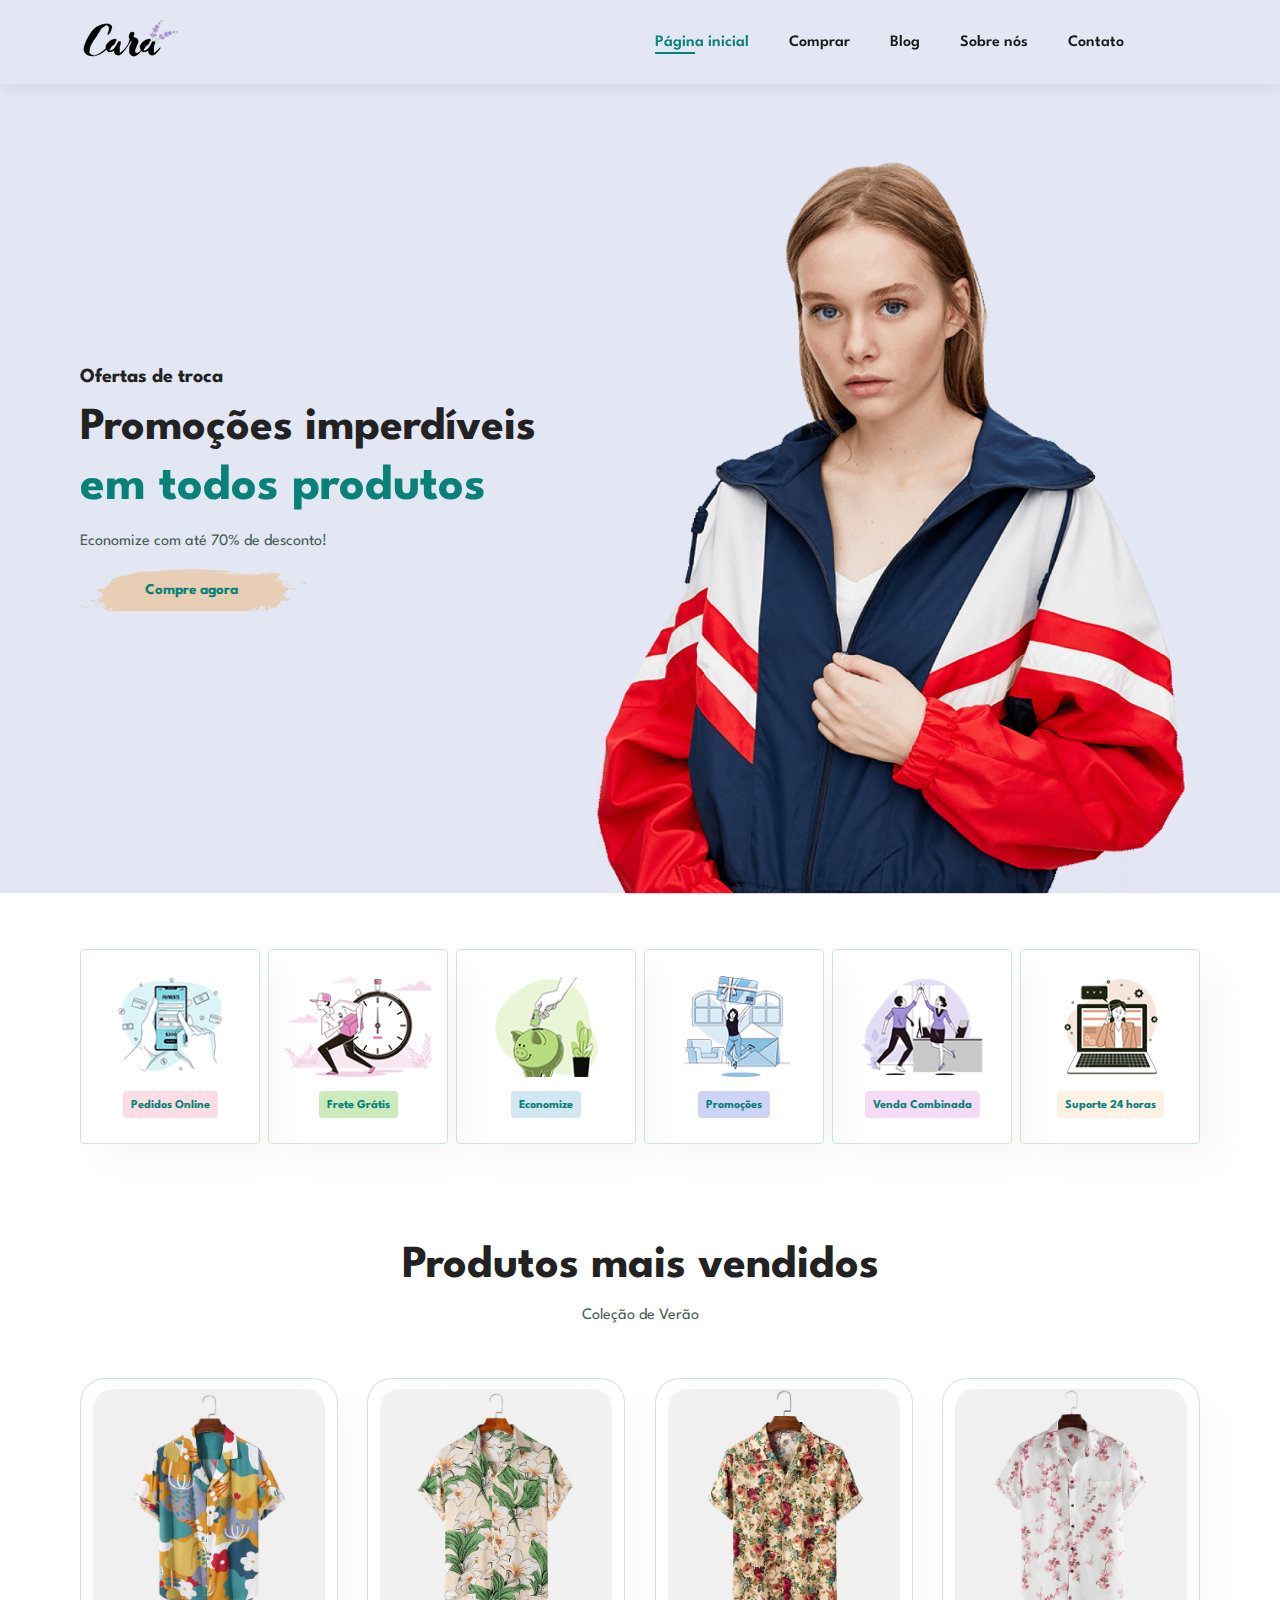
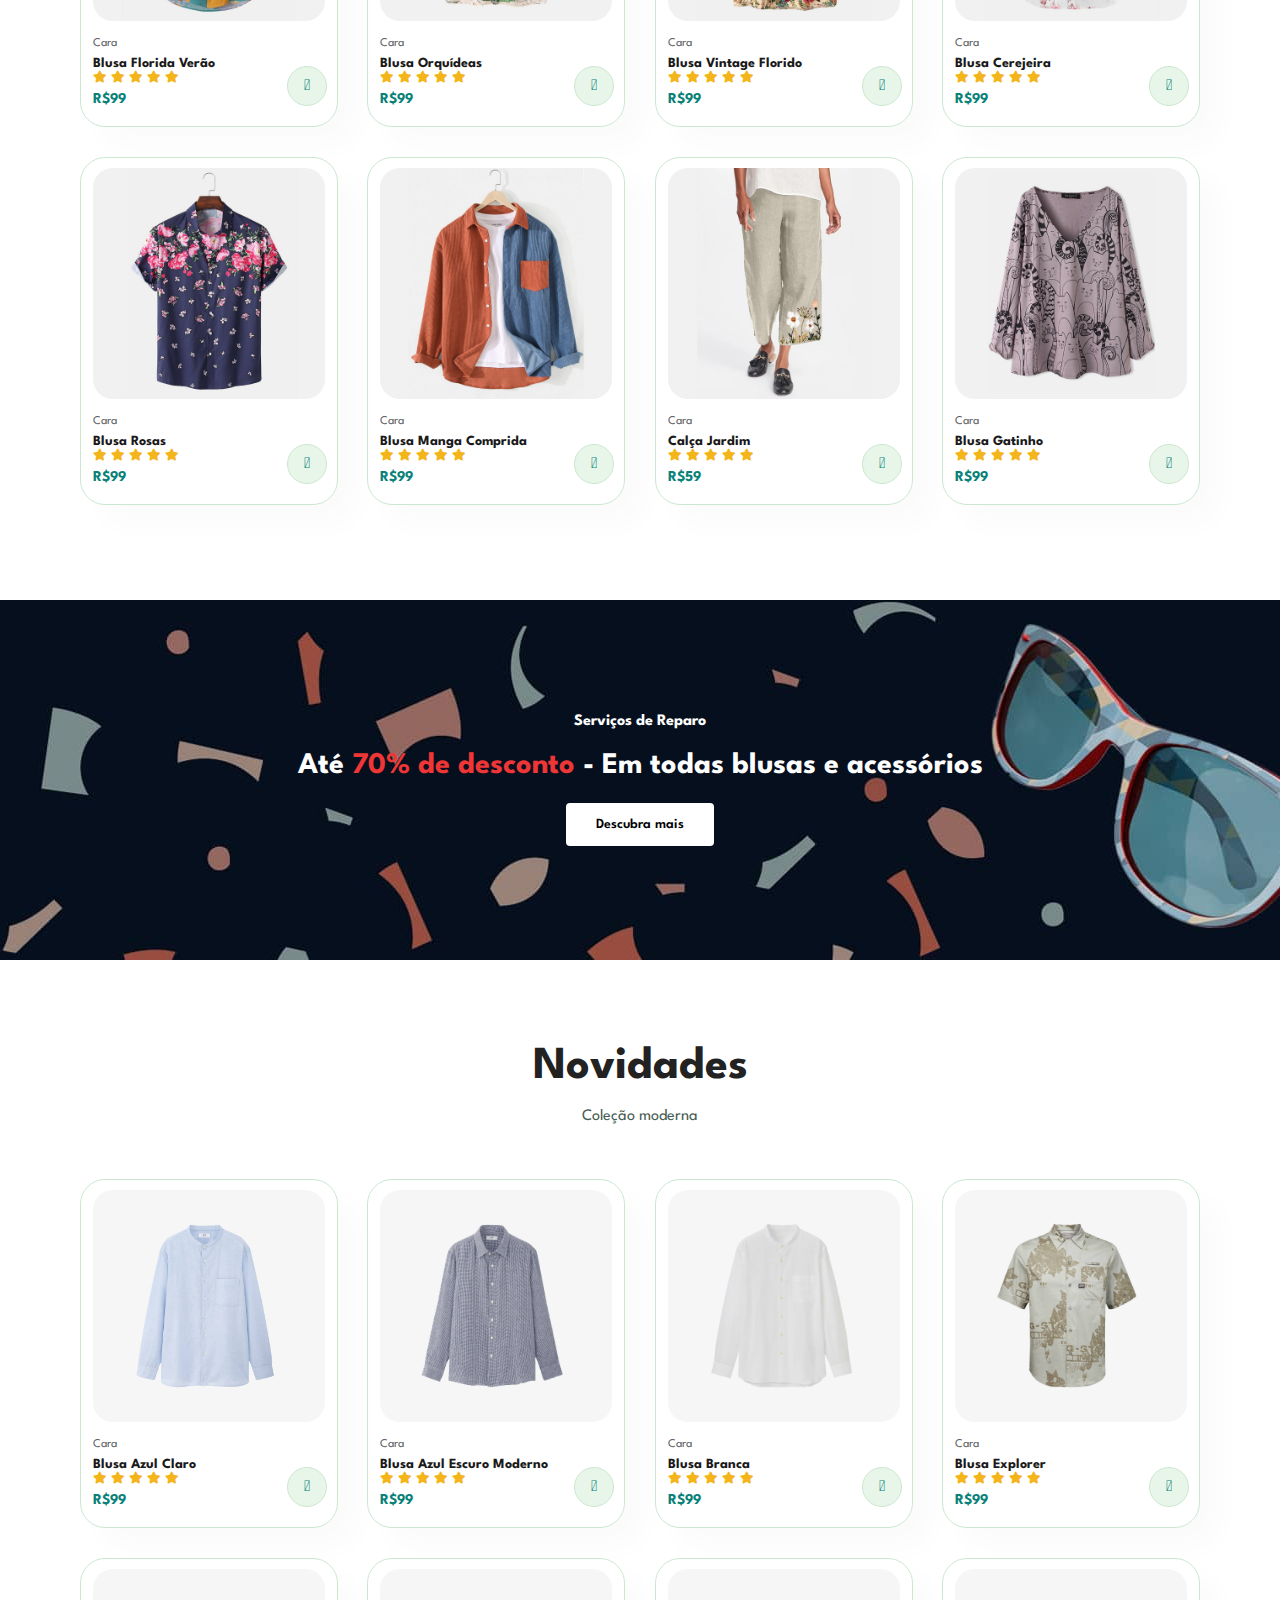
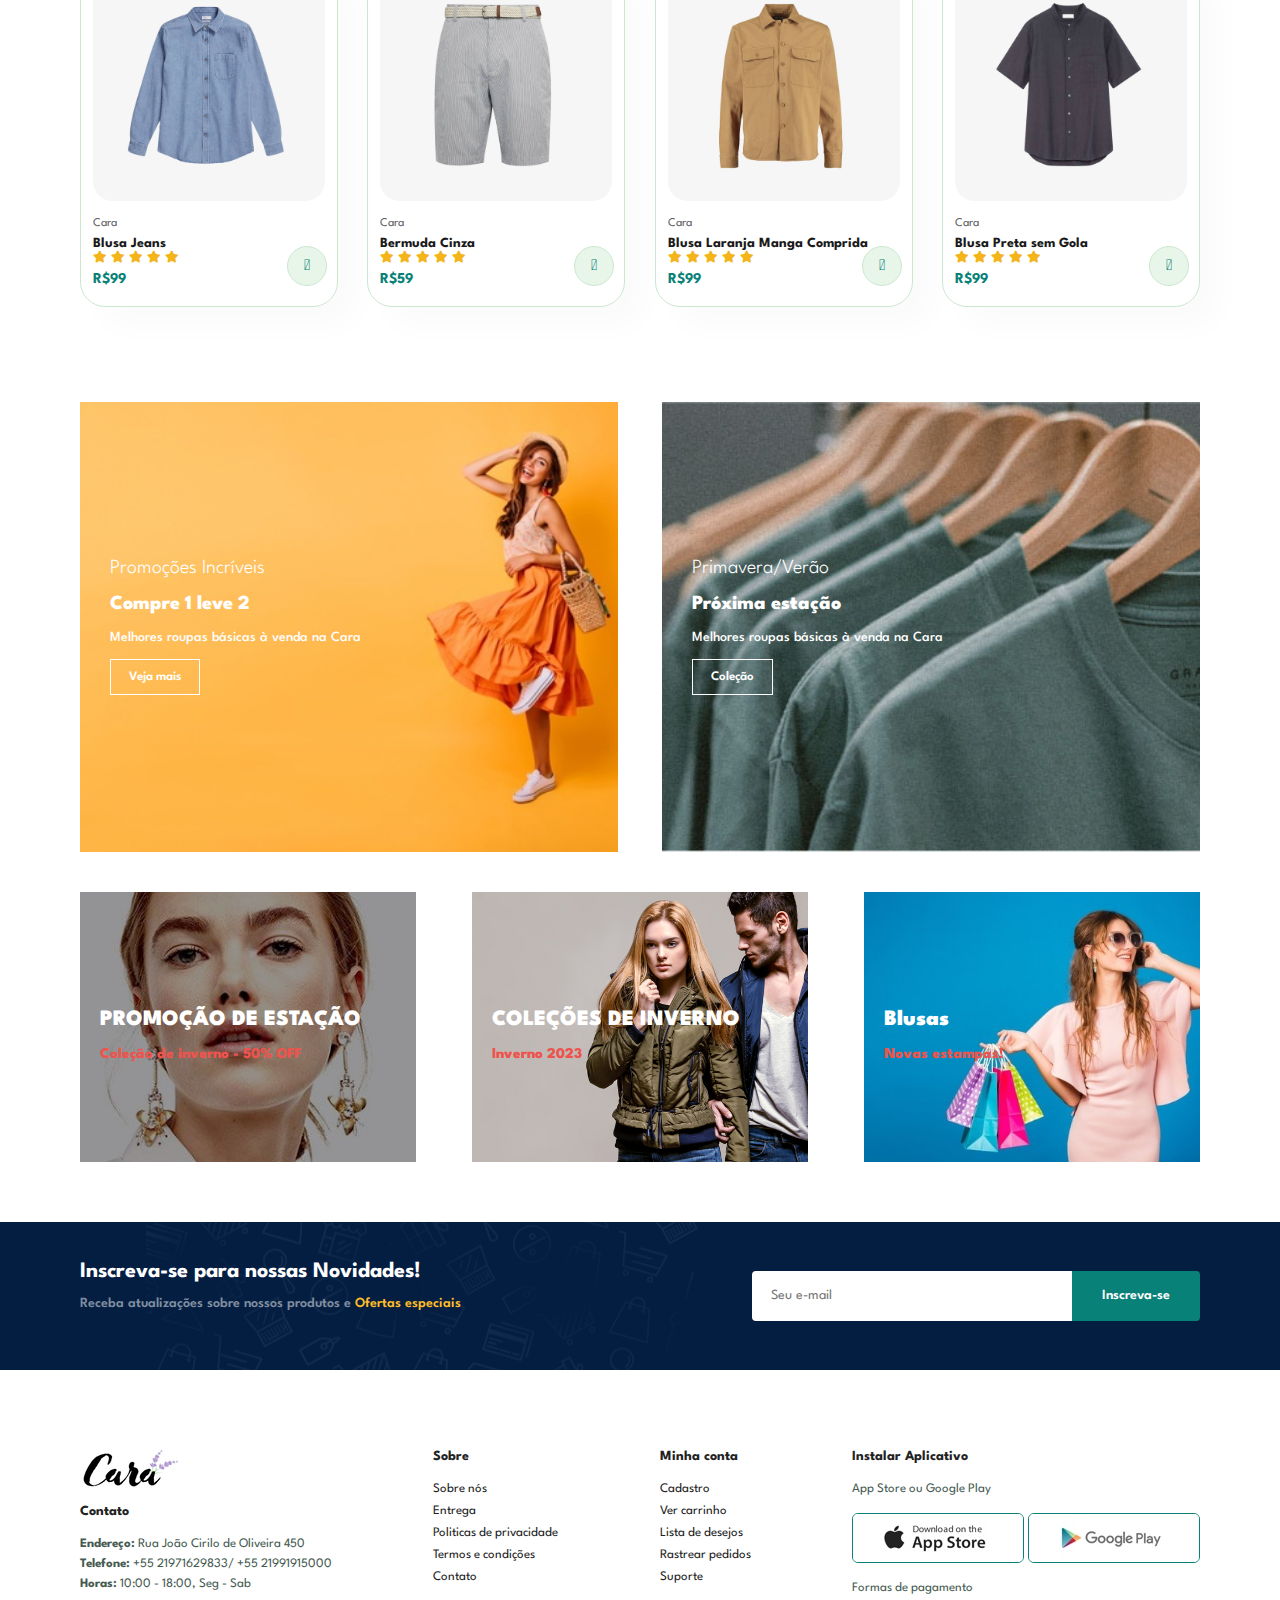
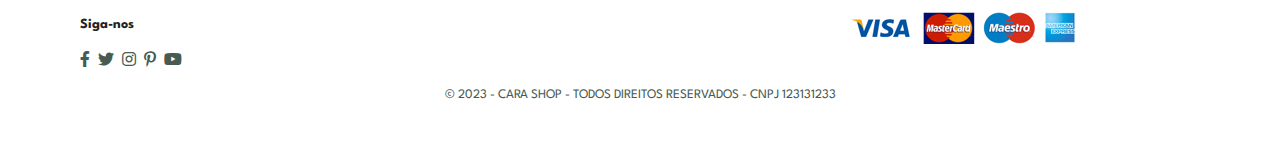
<file: Projeto Desenvolvimento web/index.html>
<!DOCTYPE html>
<html lang="en">

<head>
    <meta charset="UTF-8">
    <meta http-equiv="X-UA-Compatible" content="IE=edge">
    <meta name="viewport" content="width=device-width, initial-scale=1.0">
    <title>Cara Shop</title>
    <link rel="stylesheet" href="https://pro.fontawesome.com/releases/v5.10.0/css/all.css" />

    <link rel="stylesheet" href="style.css">
</head>

<body>
    <section id="header">
        <a href="#"><img src="img/logo.png" class="logo"></a>

        <div>
            <ul id="navbar">
                <li><a href="index.html" class="active">Página inicial</a></li>
                <li><a href="shop.html">Comprar</a></li>
                <li><a href="blog.html">Blog</a></li>
                <li><a href="about.html">Sobre nós</a></li>
                <li><a href="contact.html">Contato</a></li>
                <li id="lg-bag"><a href="cart.html"><i class="far fa-shopping-bag"></i></a></li>
                <a href="#" id="close"><i class="far fa-times"></i></a>
            </ul>
        </div>
        <div id="mobile">
            <a href="cart.html"><i class="far fa-shopping-bag"></i></a>
            <i id="bar" class="fas fa-outdent"></i>
        </div>
    </section>

    <section id="hero">
        <h4>Ofertas de troca</h4>
        <h2>Promoções imperdíveis</h2>
        <h1>em todos produtos</h1>
        <p>Economize com até 70% de desconto!</p>
        <button>Compre agora</button>

    </section>

    <section id="feature" class="section-p1">
        <div class="fe-box">
            <img src="img/features/f1.png" alt="">
            <h6>Pedidos Online</h6>
        </div>
        <div class="fe-box">
            <img src="img/features/f2.png" alt="">
            <h6>Frete Grátis</h6>
        </div>
        <div class="fe-box">
            <img src="img/features/f3.png" alt="">
            <h6>Economize</h6>
        </div>
        <div class="fe-box">
            <img src="img/features/f4.png" alt="">
            <h6>Promoções</h6>
        </div>
        <div class="fe-box">
            <img src="img/features/f5.png" alt="">
            <h6>Venda Combinada</h6>
        </div>
        <div class="fe-box">
            <img src="img/features/f6.png" alt="">
            <h6>Suporte 24 horas</h6>
        </div>

    </section>

    <section id="product1" class="section-p1">
        <h2>Produtos mais vendidos</h2>
        <p>Coleção de Verão</p>
        <div class="pro-container">
            <div class="pro">
                <img src="img/products/f1.jpg" alt="">
                <div class="des">
                    <span>Cara</span>
                    <h5>Blusa Florida Verão</h5>
                    <div class="star">
                        <i class="fas fa-star"></i>
                        <i class="fas fa-star"></i>
                        <i class="fas fa-star"></i>
                        <i class="fas fa-star"></i>
                        <i class="fas fa-star"></i>
                    </div>
                    <h4>R$99</h4>
                </div>
                <a href="#"><i class="fal fa-shopping-cart cart"></i></a>
            </div>
            <div class="pro">
                <img src="img/products/f2.jpg" alt="">
                <div class="des">
                    <span>Cara</span>
                    <h5>Blusa Orquídeas</h5>
                    <div class="star">
                        <i class="fas fa-star"></i>
                        <i class="fas fa-star"></i>
                        <i class="fas fa-star"></i>
                        <i class="fas fa-star"></i>
                        <i class="fas fa-star"></i>
                    </div>
                    <h4>R$99</h4>
                </div>
                <a href="#"><i class="fal fa-shopping-cart cart"></i></a>
            </div>
            <div class="pro">
                <img src="img/products/f3.jpg" alt="">
                <div class="des">
                    <span>Cara</span>
                    <h5>Blusa Vintage Florido</h5>
                    <div class="star">
                        <i class="fas fa-star"></i>
                        <i class="fas fa-star"></i>
                        <i class="fas fa-star"></i>
                        <i class="fas fa-star"></i>
                        <i class="fas fa-star"></i>
                    </div>
                    <h4>R$99</h4>
                </div>
                <a href="#"><i class="fal fa-shopping-cart cart"></i></a>
            </div>
            <div class="pro">
                <img src="img/products/f4.jpg" alt="">
                <div class="des">
                    <span>Cara</span>
                    <h5>Blusa Cerejeira</h5>
                    <div class="star">
                        <i class="fas fa-star"></i>
                        <i class="fas fa-star"></i>
                        <i class="fas fa-star"></i>
                        <i class="fas fa-star"></i>
                        <i class="fas fa-star"></i>
                    </div>
                    <h4>R$99</h4>
                </div>
                <a href="#"><i class="fal fa-shopping-cart cart"></i></a>
            </div>
            <div class="pro">
                <img src="img/products/f5.jpg" alt="">
                <div class="des">
                    <span>Cara</span>
                    <h5>Blusa Rosas</h5>
                    <div class="star">
                        <i class="fas fa-star"></i>
                        <i class="fas fa-star"></i>
                        <i class="fas fa-star"></i>
                        <i class="fas fa-star"></i>
                        <i class="fas fa-star"></i>
                    </div>
                    <h4>R$99</h4>
                </div>
                <a href="#"><i class="fal fa-shopping-cart cart"></i></a>
            </div>
            <div class="pro">
                <img src="img/products/f6.jpg" alt="">
                <div class="des">
                    <span>Cara</span>
                    <h5>Blusa Manga Comprida</h5>
                    <div class="star">
                        <i class="fas fa-star"></i>
                        <i class="fas fa-star"></i>
                        <i class="fas fa-star"></i>
                        <i class="fas fa-star"></i>
                        <i class="fas fa-star"></i>
                    </div>
                    <h4>R$99</h4>
                </div>
                <a href="#"><i class="fal fa-shopping-cart cart"></i></a>
            </div>
            <div class="pro">
                <img src="img/products/f7.jpg" alt="">
                <div class="des">
                    <span>Cara</span>
                    <h5>Calça Jardim</h5>
                    <div class="star">
                        <i class="fas fa-star"></i>
                        <i class="fas fa-star"></i>
                        <i class="fas fa-star"></i>
                        <i class="fas fa-star"></i>
                        <i class="fas fa-star"></i>
                    </div>
                    <h4>R$59</h4>
                </div>
                <a href="#"><i class="fal fa-shopping-cart cart"></i></a>
            </div>
            <div class="pro">
                <img src="img/products/f8.jpg" alt="">
                <div class="des">
                    <span>Cara</span>
                    <h5>Blusa Gatinho</h5>
                    <div class="star">
                        <i class="fas fa-star"></i>
                        <i class="fas fa-star"></i>
                        <i class="fas fa-star"></i>
                        <i class="fas fa-star"></i>
                        <i class="fas fa-star"></i>
                    </div>
                    <h4>R$99</h4>
                </div>
                <a href="#"><i class="fal fa-shopping-cart cart"></i></a>
            </div>
        </div>

    </section>

    <section id="banner" class="section-m1">
        <h4>Serviços de Reparo</h4>
        <h2>Até <span>70% de desconto</span> - Em todas blusas e acessórios</h2>
        <button class="normal">Descubra mais</button>
    </section>

    <section id="product1" class="section-p1">
        <h2>Novidades</h2>
        <p>Coleção moderna</p>
        <div class="pro-container">
            <div class="pro">
                <img src="img/products/n1.jpg" alt="">
                <div class="des">
                    <span>Cara</span>
                    <h5>Blusa Azul Claro</h5>
                    <div class="star">
                        <i class="fas fa-star"></i>
                        <i class="fas fa-star"></i>
                        <i class="fas fa-star"></i>
                        <i class="fas fa-star"></i>
                        <i class="fas fa-star"></i>
                    </div>
                    <h4>R$99</h4>
                </div>
                <a href="#"><i class="fal fa-shopping-cart cart"></i></a>
            </div>
            <div class="pro">
                <img src="img/products/n2.jpg" alt="">
                <div class="des">
                    <span>Cara</span>
                    <h5>Blusa Azul Escuro Moderno</h5>
                    <div class="star">
                        <i class="fas fa-star"></i>
                        <i class="fas fa-star"></i>
                        <i class="fas fa-star"></i>
                        <i class="fas fa-star"></i>
                        <i class="fas fa-star"></i>
                    </div>
                    <h4>R$99</h4>
                </div>
                <a href="#"><i class="fal fa-shopping-cart cart"></i></a>
            </div>
            <div class="pro">
                <img src="img/products/n3.jpg" alt="">
                <div class="des">
                    <span>Cara</span>
                    <h5>Blusa Branca</h5>
                    <div class="star">
                        <i class="fas fa-star"></i>
                        <i class="fas fa-star"></i>
                        <i class="fas fa-star"></i>
                        <i class="fas fa-star"></i>
                        <i class="fas fa-star"></i>
                    </div>
                    <h4>R$99</h4>
                </div>
                <a href="#"><i class="fal fa-shopping-cart cart"></i></a>
            </div>
            <div class="pro">
                <img src="img/products/n4.jpg" alt="">
                <div class="des">
                    <span>Cara</span>
                    <h5>Blusa Explorer</h5>
                    <div class="star">
                        <i class="fas fa-star"></i>
                        <i class="fas fa-star"></i>
                        <i class="fas fa-star"></i>
                        <i class="fas fa-star"></i>
                        <i class="fas fa-star"></i>
                    </div>
                    <h4>R$99</h4>
                </div>
                <a href="#"><i class="fal fa-shopping-cart cart"></i></a>
            </div>
            <div class="pro">
                <img src="img/products/n5.jpg" alt="">
                <div class="des">
                    <span>Cara</span>
                    <h5>Blusa Jeans</h5>
                    <div class="star">
                        <i class="fas fa-star"></i>
                        <i class="fas fa-star"></i>
                        <i class="fas fa-star"></i>
                        <i class="fas fa-star"></i>
                        <i class="fas fa-star"></i>
                    </div>
                    <h4>R$99</h4>
                </div>
                <a href="#"><i class="fal fa-shopping-cart cart"></i></a>
            </div>
            <div class="pro">
                <img src="img/products/n6.jpg" alt="">
                <div class="des">
                    <span>Cara</span>
                    <h5>Bermuda Cinza</h5>
                    <div class="star">
                        <i class="fas fa-star"></i>
                        <i class="fas fa-star"></i>
                        <i class="fas fa-star"></i>
                        <i class="fas fa-star"></i>
                        <i class="fas fa-star"></i>
                    </div>
                    <h4>R$59</h4>
                </div>
                <a href="#"><i class="fal fa-shopping-cart cart"></i></a>
            </div>
            <div class="pro">
                <img src="img/products/n7.jpg" alt="">
                <div class="des">
                    <span>Cara</span>
                    <h5>Blusa Laranja Manga Comprida</h5>
                    <div class="star">
                        <i class="fas fa-star"></i>
                        <i class="fas fa-star"></i>
                        <i class="fas fa-star"></i>
                        <i class="fas fa-star"></i>
                        <i class="fas fa-star"></i>
                    </div>
                    <h4>R$99</h4>
                </div>
                <a href="#"><i class="fal fa-shopping-cart cart"></i></a>
            </div>
            <div class="pro">
                <img src="img/products/n8.jpg" alt="">
                <div class="des">
                    <span>Cara</span>
                    <h5>Blusa Preta sem Gola</h5>
                    <div class="star">
                        <i class="fas fa-star"></i>
                        <i class="fas fa-star"></i>
                        <i class="fas fa-star"></i>
                        <i class="fas fa-star"></i>
                        <i class="fas fa-star"></i>
                    </div>
                    <h4>R$99</h4>
                </div>
                <a href="#"><i class="fal fa-shopping-cart cart"></i></a>
            </div>
        </div>

    </section>

    <section id="sm-banner" class="section-p1">
        <div class="banner-box">
            <h4>Promoções Incríveis</h4>
            <h2>Compre 1 leve 2</h2>
            <span>Melhores roupas básicas à venda na Cara</span>
            <button class="white">Veja mais</button>
        </div>
        <div class="banner-box banner-box2">
            <h4>Primavera/Verão</h4>
            <h2>Próxima estação</h2>
            <span>Melhores roupas básicas à venda na Cara</span>
            <button class="white">Coleção</button>
        </div>
    </section>

    <section id="banner3">
        <div class="banner-box">
            <h2>PROMOÇÃO DE ESTAÇÃO</h2>
            <h3>Coleção de inverno - 50% OFF</h3>
        </div>
        <div class="banner-box banner-box2">
            <h2>COLEÇÕES DE INVERNO</h2>
            <h3>Inverno 2023</h3>
        </div>
        <div class="banner-box banner-box3">
            <h2>Blusas</h2>
            <h3>Novas estampas!</h3>
        </div>
    </section>

    <section id="newsletter" class="section-p1 section-m1">
        <div class="newstext">
            <h4>Inscreva-se para nossas Novidades!</h4>
            <p>Receba atualizações sobre nossos produtos e<span> Ofertas especiais</span></p>
        </div>
        <div class="form">
            <input type="text" placeholder="Seu e-mail">
            <button class="normal">Inscreva-se</button>
        </div>
    </section>

    <footer class="section-p1">
        <div class="col">
            <img src="img/logo.png" alt="">
            <br>
            <h4>Contato</h4>
            <p><strong>Endereço: </strong> Rua João Cirilo de Oliveira 450</p>
            <p><strong>Telefone: </strong> +55 21971629833/ +55 21991915000 </p>
            <p><strong>Horas: </strong>10:00 - 18:00, Seg - Sab</p>
            <div class="follow">
                <h4>Siga-nos</h4>
                <div class="icon">
                    <i class="fab fa-facebook-f"></i>
                    <i class="fab fa-twitter"></i>
                    <i class="fab fa-instagram"></i>
                    <i class="fab fa-pinterest-p"></i>
                    <i class="fab fa-youtube"></i>
                </div>
            </div>
        </div>

        <div class="col">
            <h4>Sobre</h4>
            <a href="#">Sobre nós</a>
            <a href="#">Entrega</a>
            <a href="#">Politicas de privacidade</a>
            <a href="#">Termos e condições</a>
            <a href="#">Contato</a>
        </div>
        <div class="col">
            <h4>Minha conta</h4>
            <a href="#">Cadastro</a>
            <a href="#">Ver carrinho</a>
            <a href="#">Lista de desejos</a>
            <a href="#">Rastrear pedidos</a>
            <a href="#">Suporte</a>
        </div>
        <div class="col install">
            <h4>Instalar Aplicativo</h4>
            <p>App Store ou Google Play</p>
            <div class="row">
                <img src="img/pay/app.jpg" alt="">
                <img src="img/pay/play.jpg" alt="">
            </div>
            <p>Formas de pagamento</p>
            <img src="img/pay/pay.png" alt="">
        </div>
        <div class="copyright">
            <p>© 2023 - CARA SHOP - TODOS DIREITOS RESERVADOS - CNPJ 123131233</p>
        </div>

    </footer>



    <script src="script.js"></script>
</body>

</html>
</file>
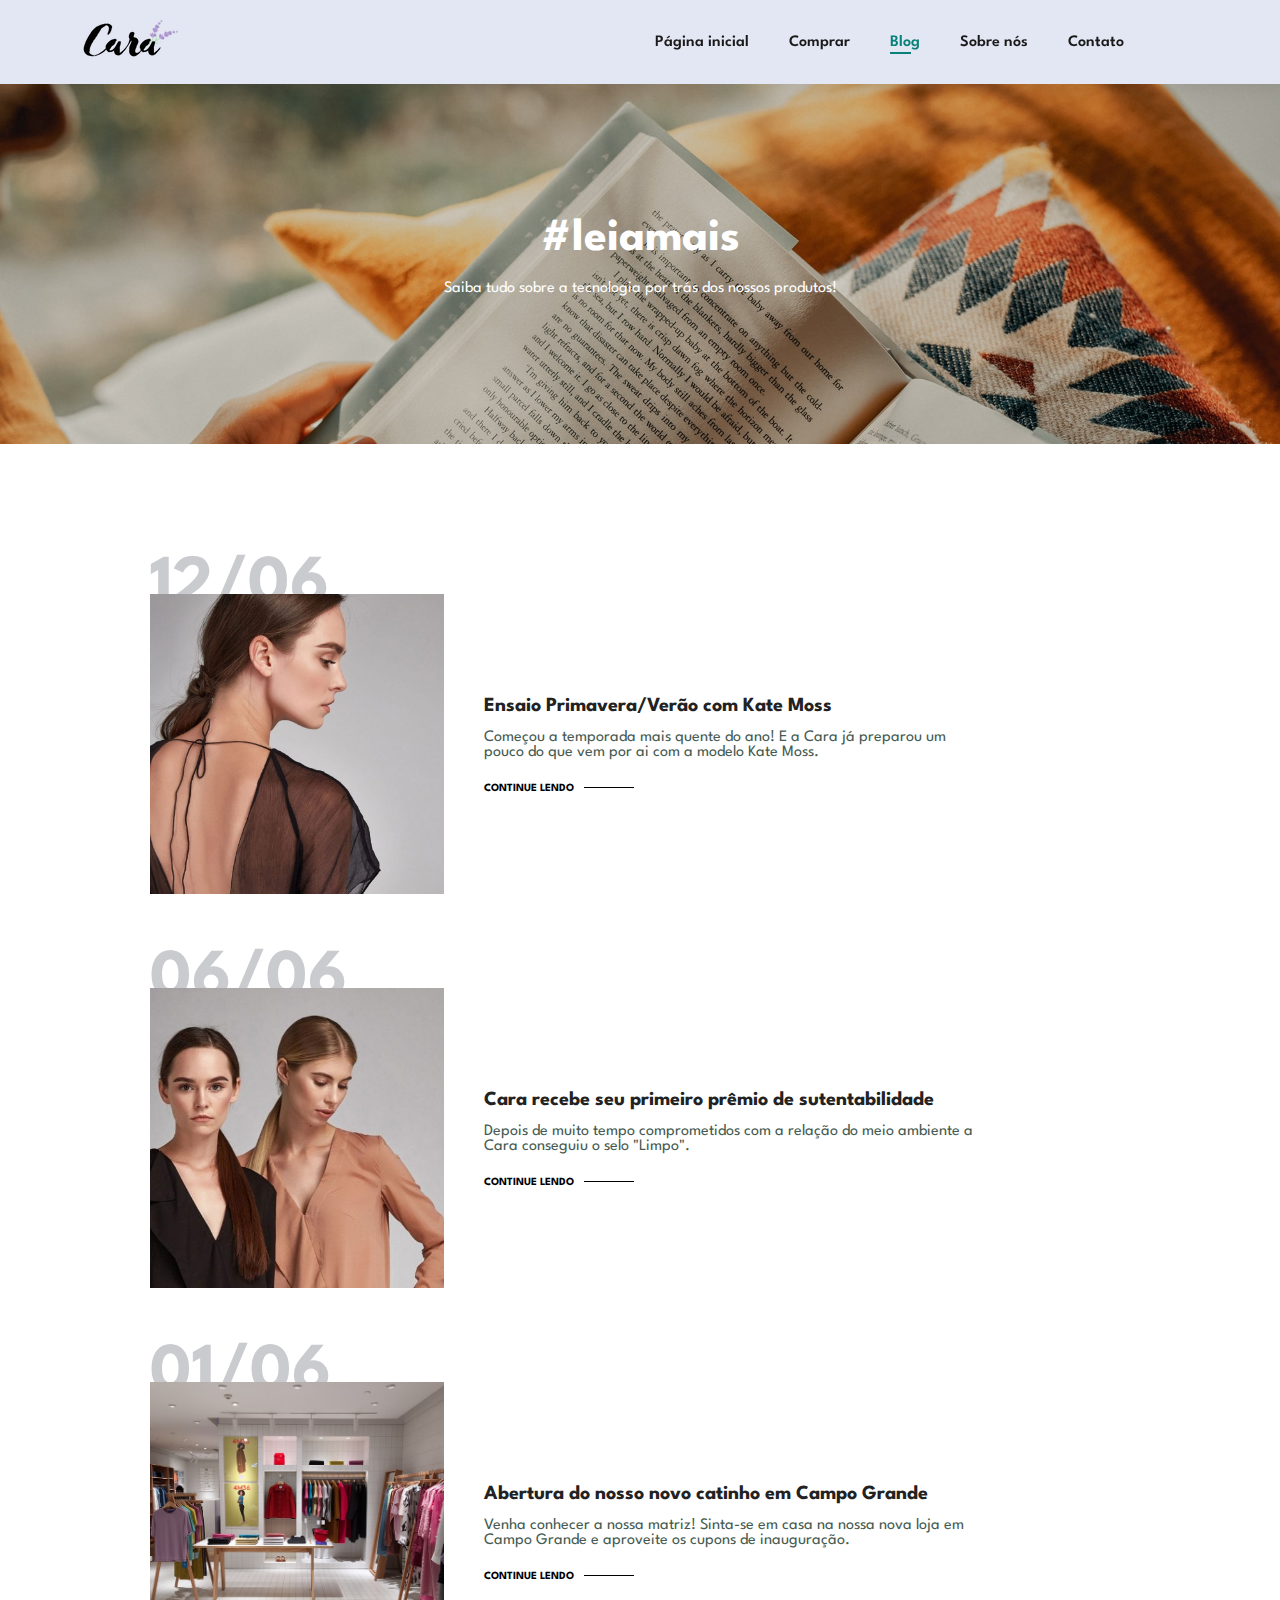
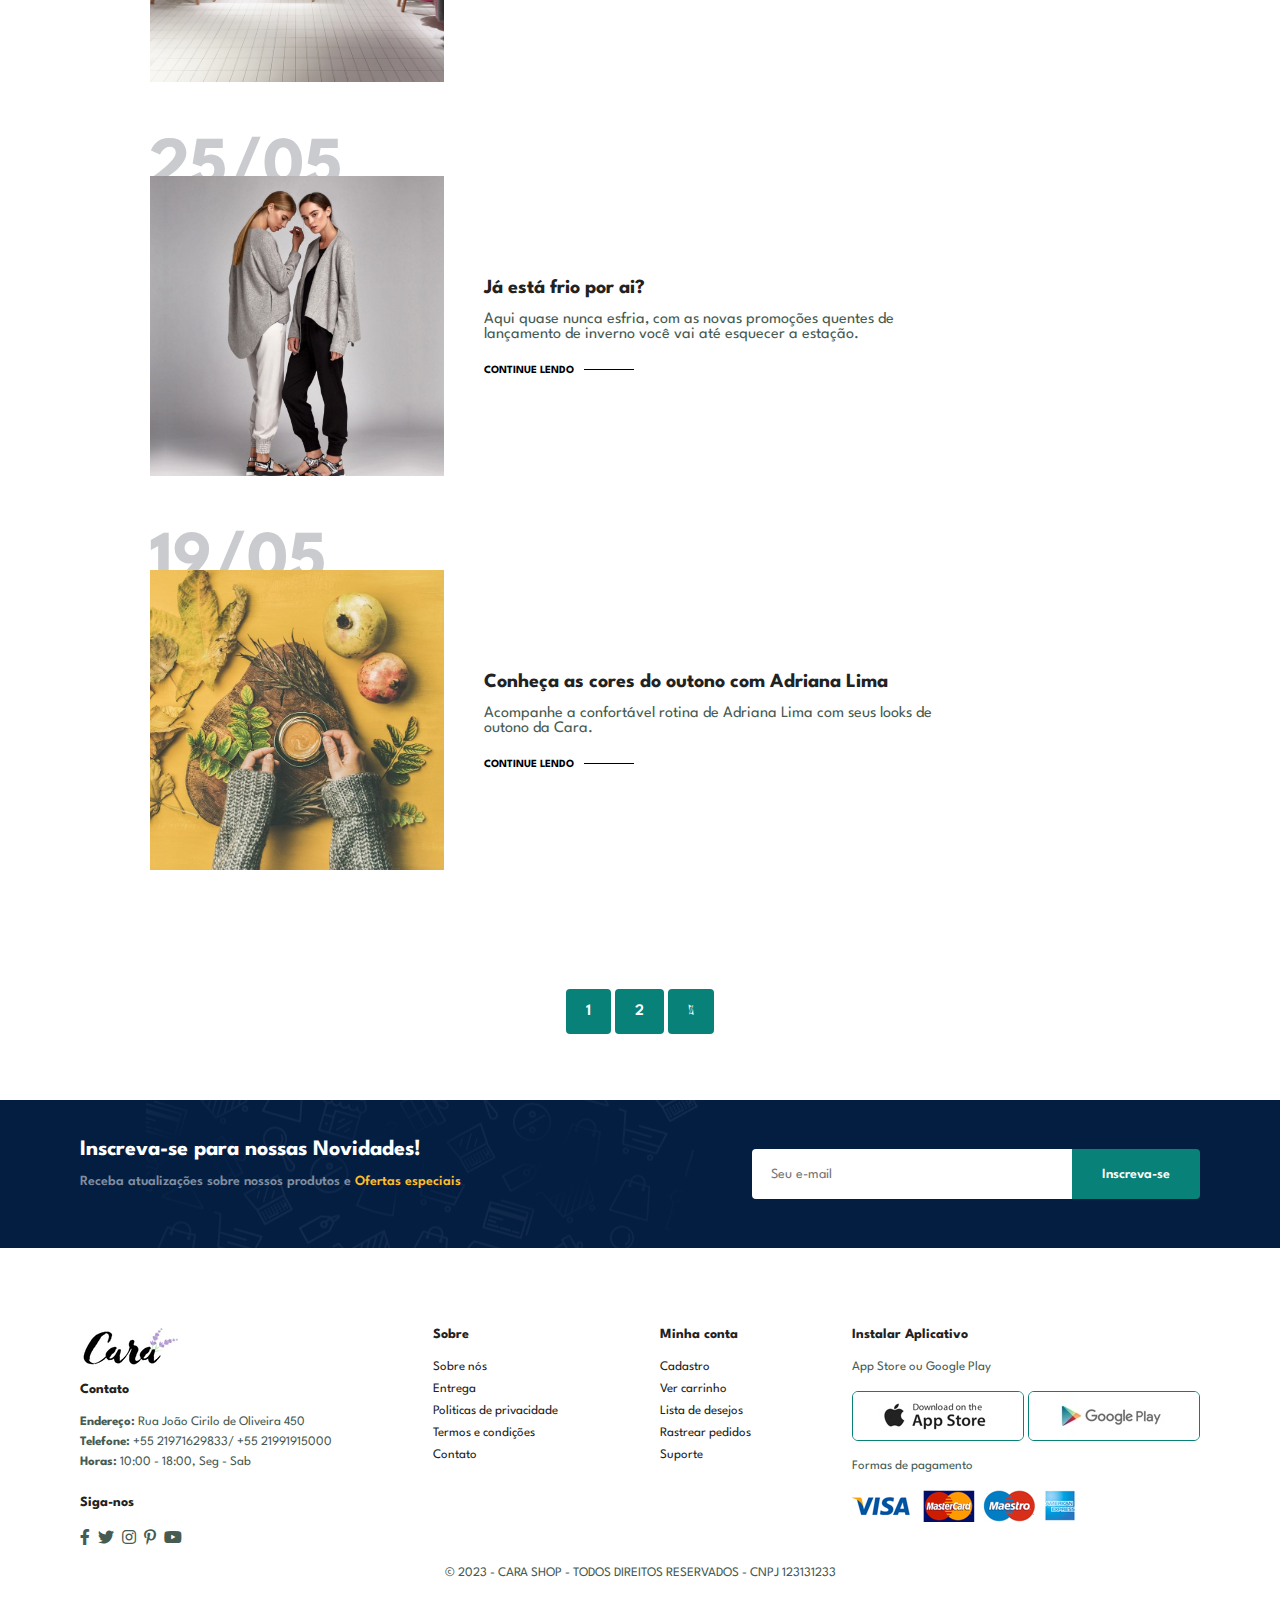
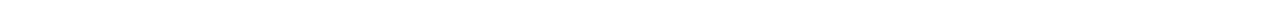
<file: Projeto Desenvolvimento web/blog.html>
<!DOCTYPE html>
<html lang="en">

    <head>
        <meta charset="UTF-8">
        <meta http-equiv="X-UA-Compatible" content="IE=edge">
        <meta name="viewport" content="width=device-width, initial-scale=1.0">
        <title>Cara Shop</title>
        <link rel="stylesheet" href="https://pro.fontawesome.com/releases/v5.10.0/css/all.css" />

        <link rel="stylesheet" href="style.css">
    </head>

    <body>
        <section id="header">
            <a href="#"><img src="img/logo.png" class="logo"></a>

            <div>
                <ul id="navbar">
                    <li><a href="index.html">Página inicial</a></li>
                    <li><a href="shop.html">Comprar</a></li>
                    <li><a class="active" href="blog.html">Blog</a></li>
                    <li><a href="about.html">Sobre nós</a></li>
                    <li><a href="contact.html">Contato</a></li>
                    <li id="lg-bag"><a href="cart.html"><i class="far fa-shopping-bag"></i></a></li>
                    <a href="#" id="close"><i class="far fa-times"></i></a>
                </ul>
            </div>
            <div id="mobile">
                <a href="cart.html"><i class="far fa-shopping-bag"></i></a>
                <i id="bar" class="fas fa-outdent"></i>
            </div>
        </section>

        <section id="page-header" class="blog-header">
            <h2>#leiamais</h2>
            <p>Saiba tudo sobre a tecnologia por trás dos nossos produtos!</p>
        </section>

        <section id="blog">
            <div class="blog-box">
                <div class="blog-img">
                    <img src="img/blog/b1.jpg" alt="">
                </div>
                <div class="blog-details">
                    <h4>Ensaio Primavera/Verão com Kate Moss</h4>
                    <p>Começou a temporada mais quente do ano! E a Cara já
                        preparou um pouco do que vem por ai com a modelo Kate Moss.
                    </p>
                    <a href="#"> CONTINUE LENDO</a>
                </div>
                <h1>12/06</h1>
            </div>
            <div class="blog-box">
                <div class="blog-img">
                    <img src="img/blog/b2.jpg" alt="">
                </div>
                <div class="blog-details">
                    <h4>Cara recebe seu primeiro prêmio de sutentabilidade</h4>
                    <p>Depois de muito tempo comprometidos com a relação do meio
                        ambiente a Cara conseguiu o selo "Limpo".
                    </p>
                    <a href="#"> CONTINUE LENDO</a>
                </div>
                <h1>06/06</h1>
            </div>
            <div class="blog-box">
                <div class="blog-img">
                    <img src="img/blog/b3.jpg" alt="">
                </div>
                <div class="blog-details">
                    <h4>Abertura do nosso novo catinho em Campo Grande</h4>
                    <p>Venha conhecer a nossa matriz!
                        Sinta-se em casa na nossa nova loja em Campo Grande e aproveite
                        os cupons de inauguração.
                    </p>
                    <a href="#"> CONTINUE LENDO</a>
                </div>
                <h1>01/06</h1>
            </div>
            <div class="blog-box">
                <div class="blog-img">
                    <img src="img/blog/b4.jpg" alt="">
                </div>
                <div class="blog-details">
                    <h4>Já está frio por ai?</h4>
                    <p>Aqui quase nunca esfria, com as novas promoções quentes de
                        lançamento de inverno você vai até esquecer a estação.</p>
                    <a href="#"> CONTINUE LENDO</a>
                </div>
                <h1>25/05</h1>
            </div>
            <div class="blog-box">
                <div class="blog-img">
                    <img src="img/blog/b6.jpg" alt="">
                </div>
                <div class="blog-details">
                    <h4>Conheça as cores do outono com Adriana Lima</h4>
                    <p>Acompanhe a confortável rotina de Adriana Lima com seus looks de outono da Cara.</p>
                    <a href="#"> CONTINUE LENDO</a>
                </div>
                <h1>19/05</h1>
            </div>

        </section>

        <section id="pagination" class="section-p1">
            <a href="#">1</a>
            <a href="#">2</a>    
            <a href="#"><i class="fal fa-long-arrow-alt-right"></i></a>    
        </section>

        <section id="newsletter" class="section-p1 section-m1">
            <div class="newstext">
                <h4>Inscreva-se para nossas Novidades!</h4>
                <p>Receba atualizações sobre nossos produtos e<span> Ofertas especiais</span></p>
            </div>
            <div class="form">
                <input type="text" placeholder="Seu e-mail">
                <button class="normal">Inscreva-se</button>
            </div>
        </section>

        <footer class="section-p1">
            <div class="col">
                <img src="img/logo.png" alt="">
                <br>
                <h4>Contato</h4>
                <p><strong>Endereço: </strong> Rua João Cirilo de Oliveira 450</p>
                <p><strong>Telefone: </strong> +55 21971629833/ +55 21991915000 </p>
                <p><strong>Horas: </strong>10:00 - 18:00, Seg - Sab</p>
                <div class="follow">
                    <h4>Siga-nos</h4>
                    <div class="icon">
                        <i class="fab fa-facebook-f"></i>
                        <i class="fab fa-twitter"></i>
                        <i class="fab fa-instagram"></i>
                        <i class="fab fa-pinterest-p"></i>
                        <i class="fab fa-youtube"></i>
                    </div>
                </div>
            </div>

            <div class="col">
                <h4>Sobre</h4>
                <a href="#">Sobre nós</a>
                <a href="#">Entrega</a>
                <a href="#">Politicas de privacidade</a>
                <a href="#">Termos e condições</a>
                <a href="#">Contato</a>
            </div>
            <div class="col">
                <h4>Minha conta</h4>
                <a href="#">Cadastro</a>
                <a href="#">Ver carrinho</a>
                <a href="#">Lista de desejos</a>
                <a href="#">Rastrear pedidos</a>
                <a href="#">Suporte</a>
            </div>
            <div class="col install">
                <h4>Instalar Aplicativo</h4>
                <p>App Store ou Google Play</p>
                <div class="row">
                    <img src="img/pay/app.jpg" alt="">
                    <img src="img/pay/play.jpg" alt="">
                </div>
                <p>Formas de pagamento</p>
                <img src="img/pay/pay.png" alt="">
            </div>
            <div class="copyright">
                <p>© 2023 - CARA SHOP - TODOS DIREITOS RESERVADOS - CNPJ 123131233</p>
            </div>
            
        </footer>

        <script src="script.js"></script>
    </body>

</html>
</file>
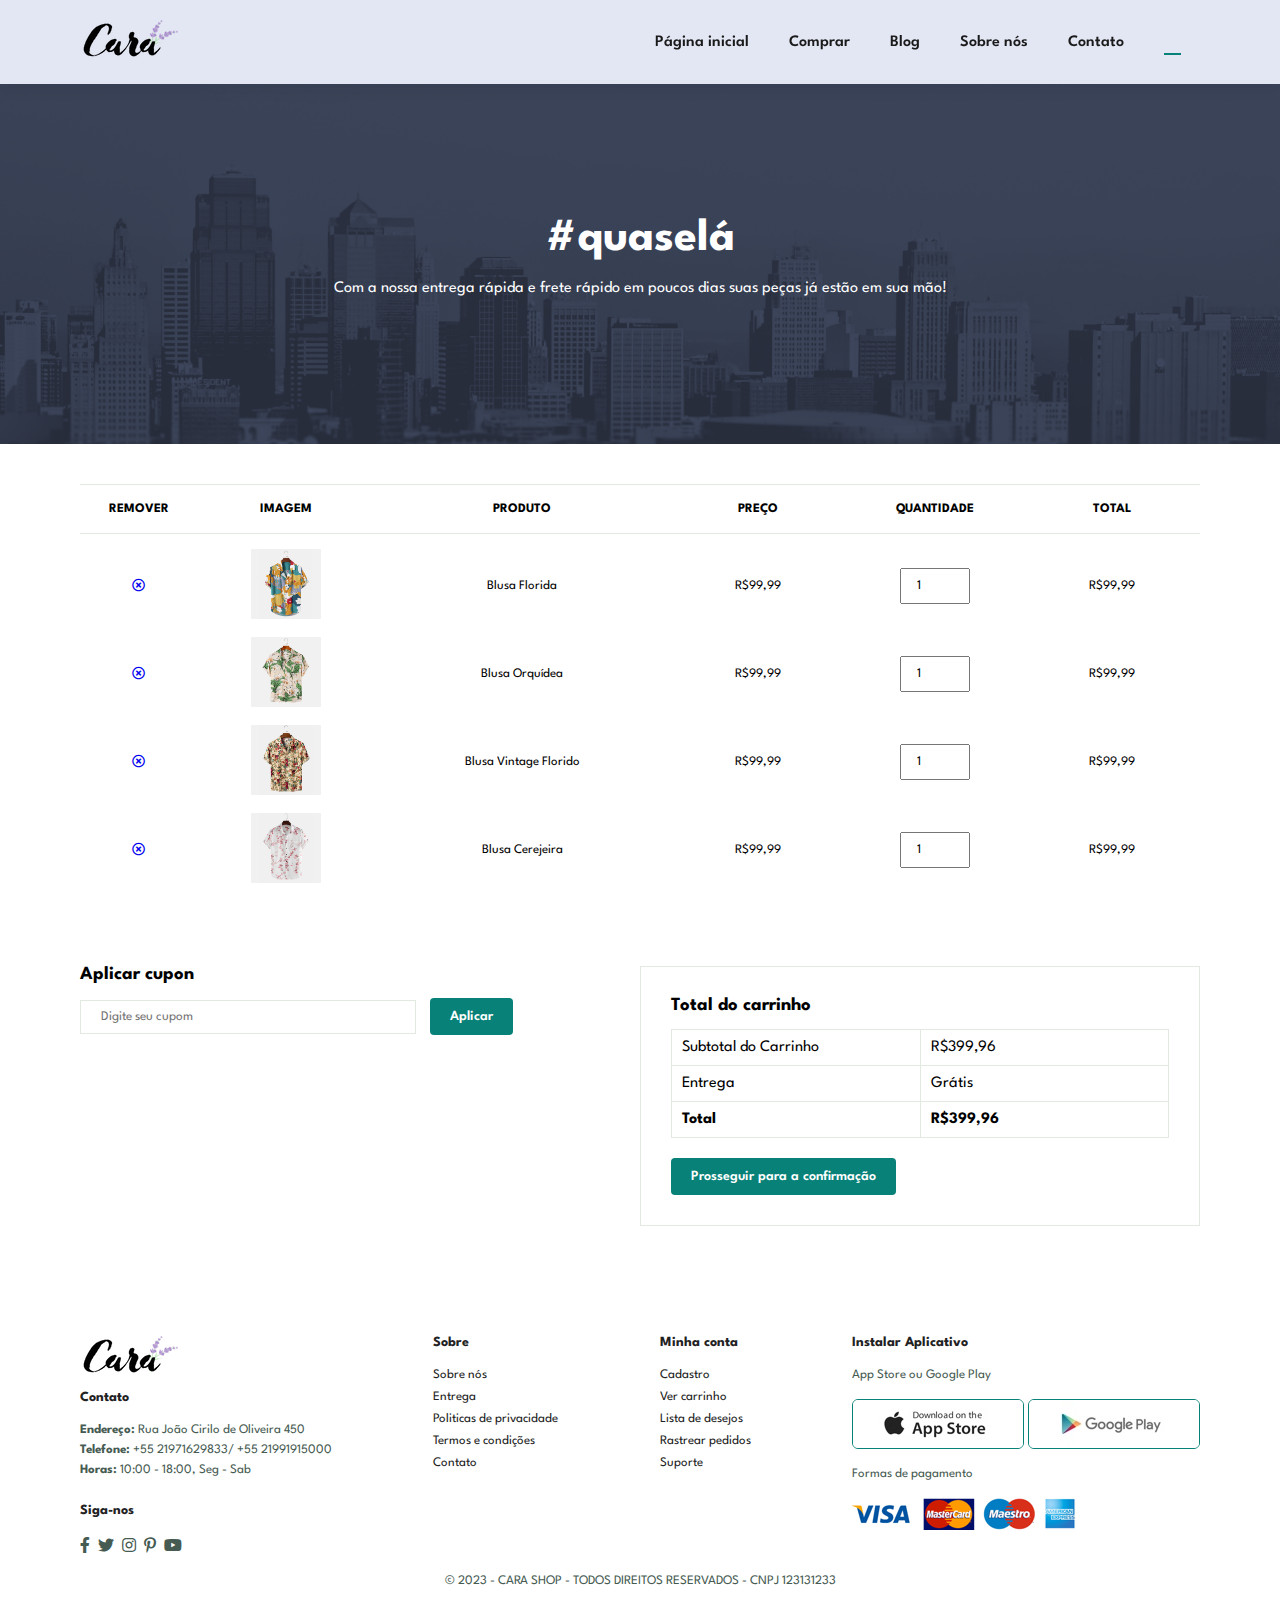
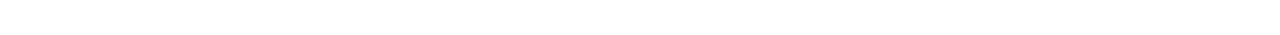
<file: Projeto Desenvolvimento web/cart.html>
<!DOCTYPE html>
<html lang="en">

<head>
    <meta charset="UTF-8">
    <meta http-equiv="X-UA-Compatible" content="IE=edge">
    <meta name="viewport" content="width=device-width, initial-scale=1.0">
    <title>Cara Shop</title>

    <link rel="stylesheet" href="https://pro.fontawesome.com/releases/v5.10.0/css/all.css" />

    <link rel="stylesheet" href="style.css">
</head>

<body>


    <section id="header">
        <a href="#"><img src="img/logo.png" class="logo"></a>

        <div>
            <ul id="navbar">
                <li><a href="index.html">Página inicial</a></li>
                <li><a href="shop.html">Comprar</a></li>
                <li><a href="blog.html">Blog</a></li>
                <li><a href="about.html">Sobre nós</a></li>
                <li><a href="contact.html">Contato</a></li>
                <li id="lg-bag"><a class="active" href="cart.html"><i class="far fa-shopping-bag"></i></a></li>
                <a href="#" id="close"><i class="far fa-times"></i></a>
            </ul>
        </div>
        <div id="mobile">
            <a href="cart.html"><i class="far fa-shopping-bag"></i></a>
            <i id="bar" class="fas fa-outdent"></i>
        </div>
    </section>

    <section id="page-header" class="about-header">
        <h2>#quaselá</h2>
        <p>Com a nossa entrega rápida e frete rápido em poucos dias suas peças já estão em sua mão!</p>
    </section>

    <section id="cart" class="section-p1">
        <table width="100%">
            <thead>
                <tr>
                    <td>Remover</td>
                    <td>Imagem</td>
                    <td>Produto</td>
                    <td>Preço</td>
                    <td>Quantidade</td>
                    <td>Total</td>
                </tr>
            </thead>
            <tbody>
                <tr>
                    <td><a href="#"><i class="far fa-times-circle"></i></a></td>
                    <td><img src="img/products/f1.jpg" alt=""></td>
                    <td>Blusa Florida</td>
                    <td>R$99,99</td>
                    <td><input type="number" value="1"></td>
                    <td>R$99,99</td>
                </tr>
                <tr>
                    <td><a href="#"><i class="far fa-times-circle"></i></a></td>
                    <td><img src="img/products/f2.jpg" alt=""></td>
                    <td>Blusa Orquídea</td>
                    <td>R$99,99</td>
                    <td><input type="number" value="1"></td>
                    <td>R$99,99</td>
                </tr>
                <tr>
                    <td><a href="#"><i class="far fa-times-circle"></i></a></td>
                    <td><img src="img/products/f3.jpg" alt=""></td>
                    <td>Blusa Vintage Florido</td>
                    <td>R$99,99</td>
                    <td><input type="number" value="1"></td>
                    <td>R$99,99</td>
                </tr>
                <tr>
                    <td><a href="#"><i class="far fa-times-circle"></i></a></td>
                    <td><img src="img/products/f4.jpg" alt=""></td>
                    <td>Blusa Cerejeira</td>
                    <td>R$99,99</td>
                    <td><input type="number" value="1"></td>
                    <td>R$99,99</td>
                </tr>

            </tbody>
        </table>
    </section>

    <section id="cart-add" class="section-p1">
        <div id="coupon">
            <h3>Aplicar cupon</h3>
            <div>
                <input type="text" placeholder="Digite seu cupom">
                <button class="normal">Aplicar</button>
            </div>
        </div>

        <div id="subtotal">
            <h3>Total do carrinho</h3>
            <table>
                <tr>
                    <td>Subtotal do Carrinho</td>
                    <td>R$399,96</td>
                </tr>
                <tr>
                    <td>Entrega</td>
                    <td>Grátis</td>
                </tr>
                <tr>
                    <td><strong>Total</strong></td>
                    <td><strong>R$399,96</strong></td>
                </tr>
            </table>
            <button class="normal">Prosseguir para a confirmação</button>
        </div>
    </section>

    <footer class="section-p1">
        <div class="col">
            <img src="img/logo.png" alt="">
            <br>
            <h4>Contato</h4>
            <p><strong>Endereço: </strong> Rua João Cirilo de Oliveira 450</p>
            <p><strong>Telefone: </strong> +55 21971629833/ +55 21991915000 </p>
            <p><strong>Horas: </strong>10:00 - 18:00, Seg - Sab</p>
            <div class="follow">
                <h4>Siga-nos</h4>
                <div class="icon">
                    <i class="fab fa-facebook-f"></i>
                    <i class="fab fa-twitter"></i>
                    <i class="fab fa-instagram"></i>
                    <i class="fab fa-pinterest-p"></i>
                    <i class="fab fa-youtube"></i>
                </div>
            </div>
        </div>

        <div class="col">
            <h4>Sobre</h4>
            <a href="#">Sobre nós</a>
            <a href="#">Entrega</a>
            <a href="#">Politicas de privacidade</a>
            <a href="#">Termos e condições</a>
            <a href="#">Contato</a>
        </div>
        <div class="col">
            <h4>Minha conta</h4>
            <a href="#">Cadastro</a>
            <a href="#">Ver carrinho</a>
            <a href="#">Lista de desejos</a>
            <a href="#">Rastrear pedidos</a>
            <a href="#">Suporte</a>
        </div>
        <div class="col install">
            <h4>Instalar Aplicativo</h4>
            <p>App Store ou Google Play</p>
            <div class="row">
                <img src="img/pay/app.jpg" alt="">
                <img src="img/pay/play.jpg" alt="">
            </div>
            <p>Formas de pagamento</p>
            <img src="img/pay/pay.png" alt="">
        </div>
        <div class="copyright">
            <p>© 2023 - CARA SHOP - TODOS DIREITOS RESERVADOS - CNPJ 123131233</p>
        </div>

    </footer>




    <script src="script.js"></script>
</body>

</html>
</file>
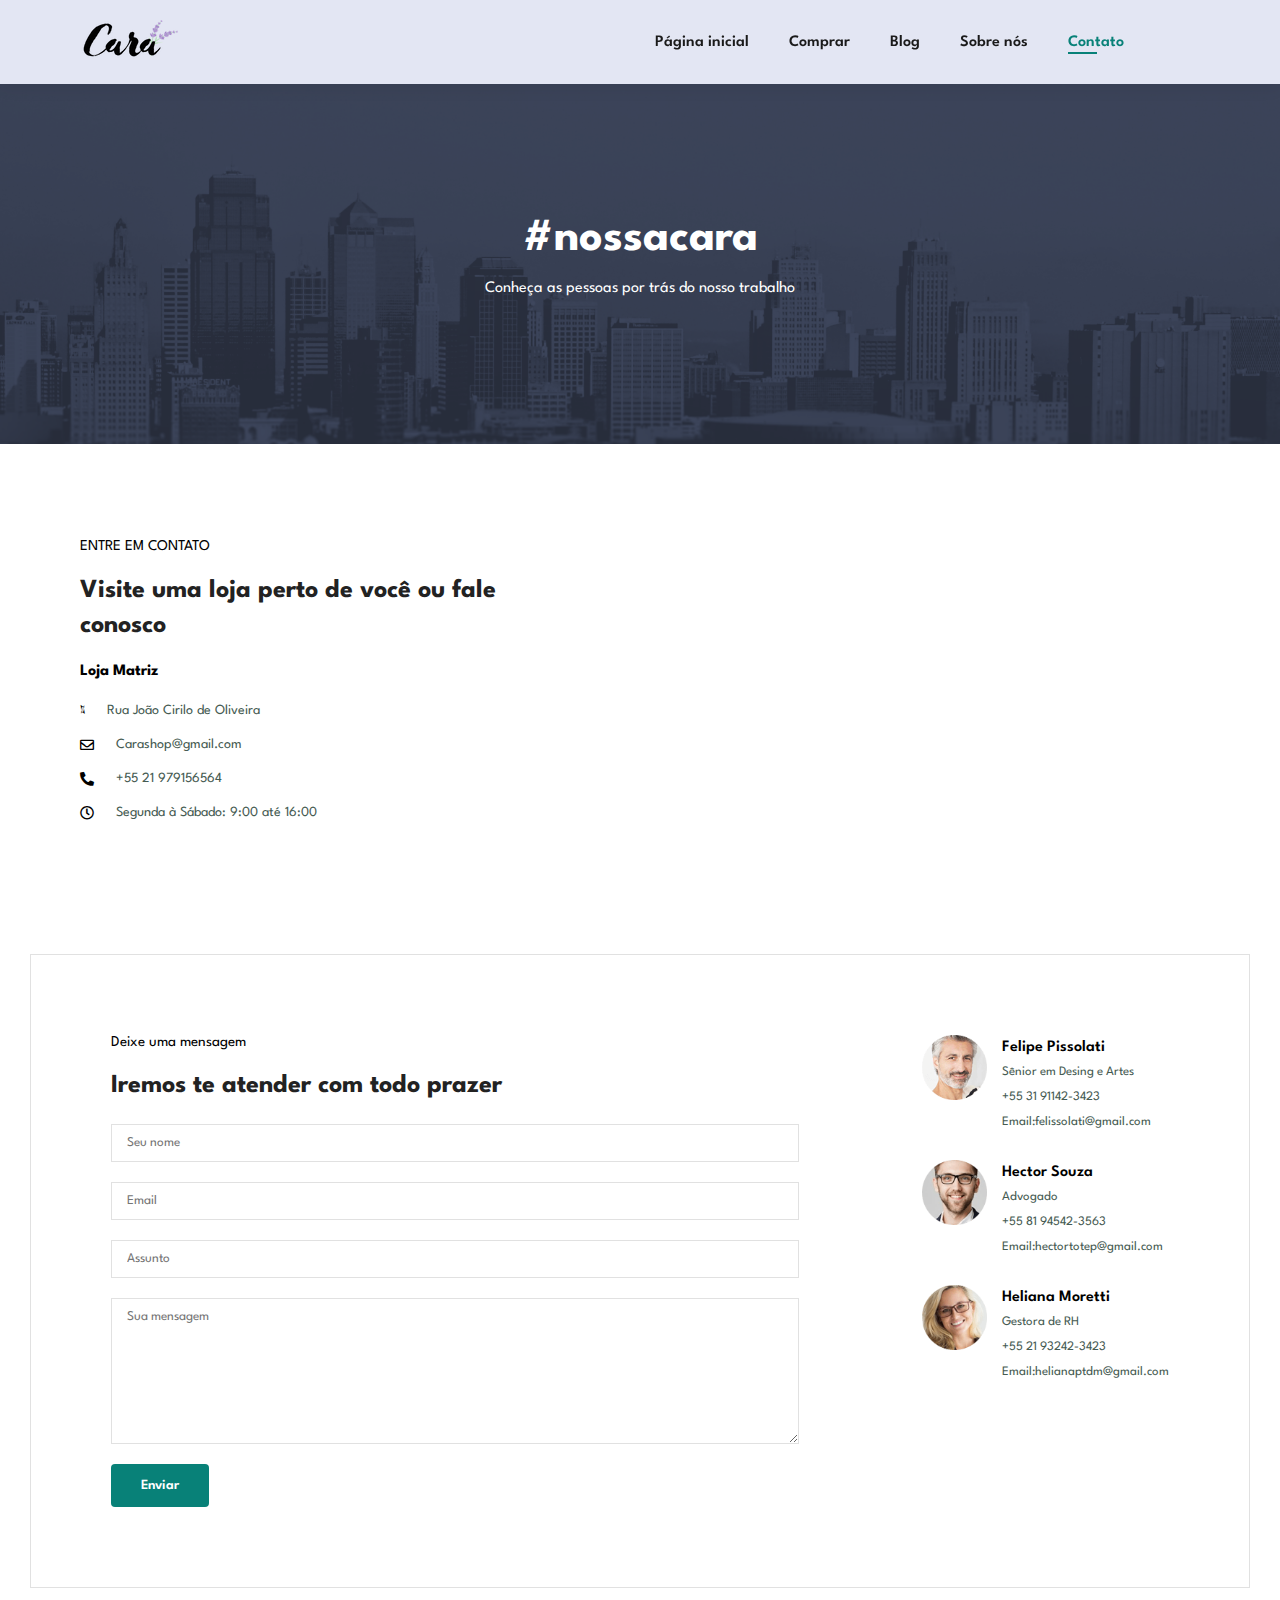
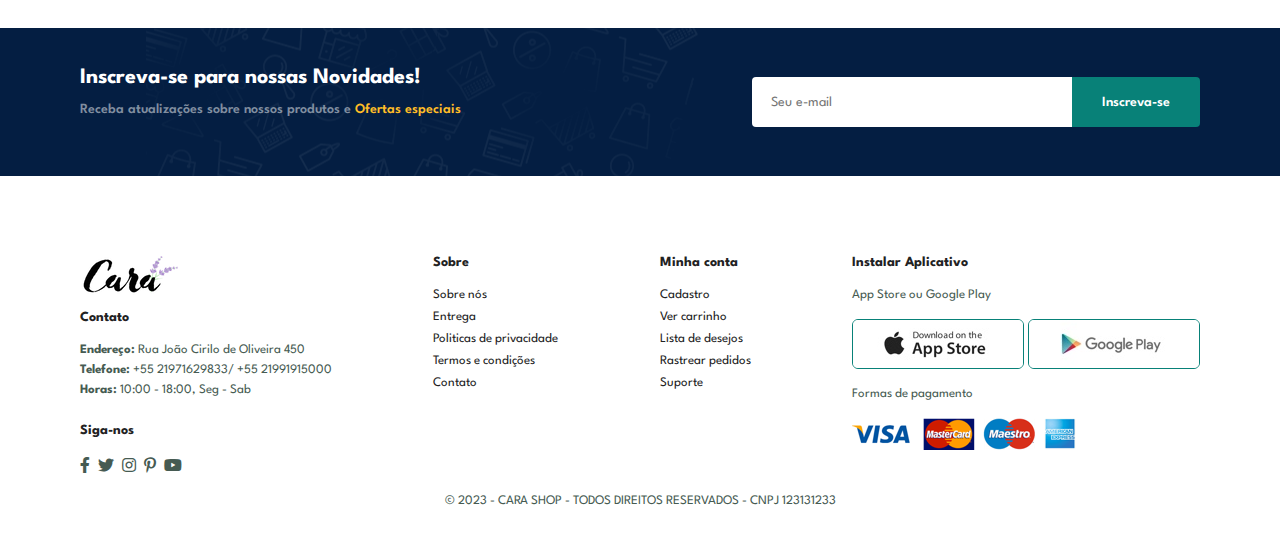
<file: Projeto Desenvolvimento web/contact.html>
<!DOCTYPE html>
<html lang="en">

<head>
    <meta charset="UTF-8">
    <meta http-equiv="X-UA-Compatible" content="IE=edge">
    <meta name="viewport" content="width=device-width, initial-scale=1.0">
    <title>Document</title>

    <link rel="stylesheet" href="https://pro.fontawesome.com/releases/v5.10.0/css/all.css" />

    <link rel="stylesheet" href="style.css">
</head>

<body>


    <section id="header">
        <a href="#"><img src="img/logo.png" class="logo"></a>

        <div>
            <ul id="navbar">
                <li><a href="index.html">Página inicial</a></li>
                <li><a href="shop.html">Comprar</a></li>
                <li><a href="blog.html">Blog</a></li>
                <li><a href="about.html">Sobre nós</a></li>
                <li><a class="active" href="contact.html">Contato</a></li>
                <li id="lg-bag"><a href="cart.html"><i class="far fa-shopping-bag"></i></a></li>
                <a href="#" id="close"><i class="far fa-times"></i></a>
            </ul>
        </div>
        <div id="mobile">
            <a href="cart.html"><i class="far fa-shopping-bag"></i></a>
            <i id="bar" class="fas fa-outdent"></i>
        </div>
    </section>

    <section id="page-header" class="about-header">
        <h2>#nossacara</h2>
        <p>Conheça as pessoas por trás do nosso trabalho</p>
    </section>

    <section id="contact-details" class="section-p1">
        <div class="details">
            <span>ENTRE EM CONTATO</span>
            <h2>Visite uma loja perto de você ou fale conosco</h2>
            <h3>Loja Matriz</h3>
            <div>
                <li>
                    <i class="fal fa-map"></i>
                    <p>Rua João Cirilo de Oliveira</p>
                </li>
                <li>
                    <i class="far fa-envelope"></i>
                    <p>Carashop@gmail.com</p>
                </li>
                <li>
                    <i class="fas fa-phone-alt"></i>
                    <p>+55 21 979156564</p>
                </li>
                <li>
                    <i class="far fa-clock"></i>
                    <p>Segunda à Sábado: 9:00 até 16:00</p>
                </li>
            </div>
        </div>
        <div class="map">
            <iframe
                src="https://www.google.com/maps/embed?pb=!1m14!1m12!1m3!1d14703.86591276518!2d-43.57322514924318!3d-22.87769668408749!2m3!1f0!2f0!3f0!3m2!1i1024!2i768!4f13.1!5e0!3m2!1spt-BR!2sbr!4v1686729295719!5m2!1spt-BR!2sbr"
                width="600" height="450" style="border:0;" allowfullscreen="" loading="lazy"
                referrerpolicy="no-referrer-when-downgrade"></iframe>
        </div>
    </section>

    <section id="form-details">
        <form action="">
            <span>Deixe uma mensagem</span>
            <h2>Iremos te atender com todo prazer</h2>
            <input type="text" placeholder="Seu nome">
            <input type="" placeholder="Email">
            <input type="text" placeholder="Assunto">
            <textarea name="" id="" cols="30" rows="10" placeholder="Sua mensagem"></textarea>
            <button class="normal">Enviar</button>
        </form>
        <div class="people">
            <div>
                <img src="img/people/1.png" alt="">
                <p><span>Felipe Pissolati</span> Sênior em Desing e Artes<br>+55 31
                    91142-3423<br>Email:felissolati@gmail.com</p>
            </div>
            <div class="people">
                <img src="img/people/2.png" alt="">
                <p><span>Hector Souza</span> Advogado<br>+55 81
                    94542-3563<br>Email:hectortotep@gmail.com</p>
            </div>
            <div class="people">
                <img src="img/people/3.png" alt="">
                <p><span>Heliana Moretti</span> Gestora de RH<br>+55 21
                    93242-3423<br>Email:helianaptdm@gmail.com</p>
            </div>
        </div>
    </section>

    <section id="newsletter" class="section-p1 section-m1">
        <div class="newstext">
            <h4>Inscreva-se para nossas Novidades!</h4>
            <p>Receba atualizações sobre nossos produtos e<span> Ofertas especiais</span></p>
        </div>
        <div class="form">
            <input type="text" placeholder="Seu e-mail">
            <button class="normal">Inscreva-se</button>
        </div>
    </section>

    <footer class="section-p1">
        <div class="col">
            <img src="img/logo.png" alt="">
            <br>
            <h4>Contato</h4>
            <p><strong>Endereço: </strong> Rua João Cirilo de Oliveira 450</p>
            <p><strong>Telefone: </strong> +55 21971629833/ +55 21991915000 </p>
            <p><strong>Horas: </strong>10:00 - 18:00, Seg - Sab</p>
            <div class="follow">
                <h4>Siga-nos</h4>
                <div class="icon">
                    <i class="fab fa-facebook-f"></i>
                    <i class="fab fa-twitter"></i>
                    <i class="fab fa-instagram"></i>
                    <i class="fab fa-pinterest-p"></i>
                    <i class="fab fa-youtube"></i>
                </div>
            </div>
        </div>

        <div class="col">
            <h4>Sobre</h4>
            <a href="#">Sobre nós</a>
            <a href="#">Entrega</a>
            <a href="#">Politicas de privacidade</a>
            <a href="#">Termos e condições</a>
            <a href="#">Contato</a>
        </div>
        <div class="col">
            <h4>Minha conta</h4>
            <a href="#">Cadastro</a>
            <a href="#">Ver carrinho</a>
            <a href="#">Lista de desejos</a>
            <a href="#">Rastrear pedidos</a>
            <a href="#">Suporte</a>
        </div>
        <div class="col install">
            <h4>Instalar Aplicativo</h4>
            <p>App Store ou Google Play</p>
            <div class="row">
                <img src="img/pay/app.jpg" alt="">
                <img src="img/pay/play.jpg" alt="">
            </div>
            <p>Formas de pagamento</p>
            <img src="img/pay/pay.png" alt="">
        </div>
        <div class="copyright">
            <p>© 2023 - CARA SHOP - TODOS DIREITOS RESERVADOS - CNPJ 123131233</p>
        </div>

    </footer>




    <script src="script.js"></script>
</body>

</html>
</file>
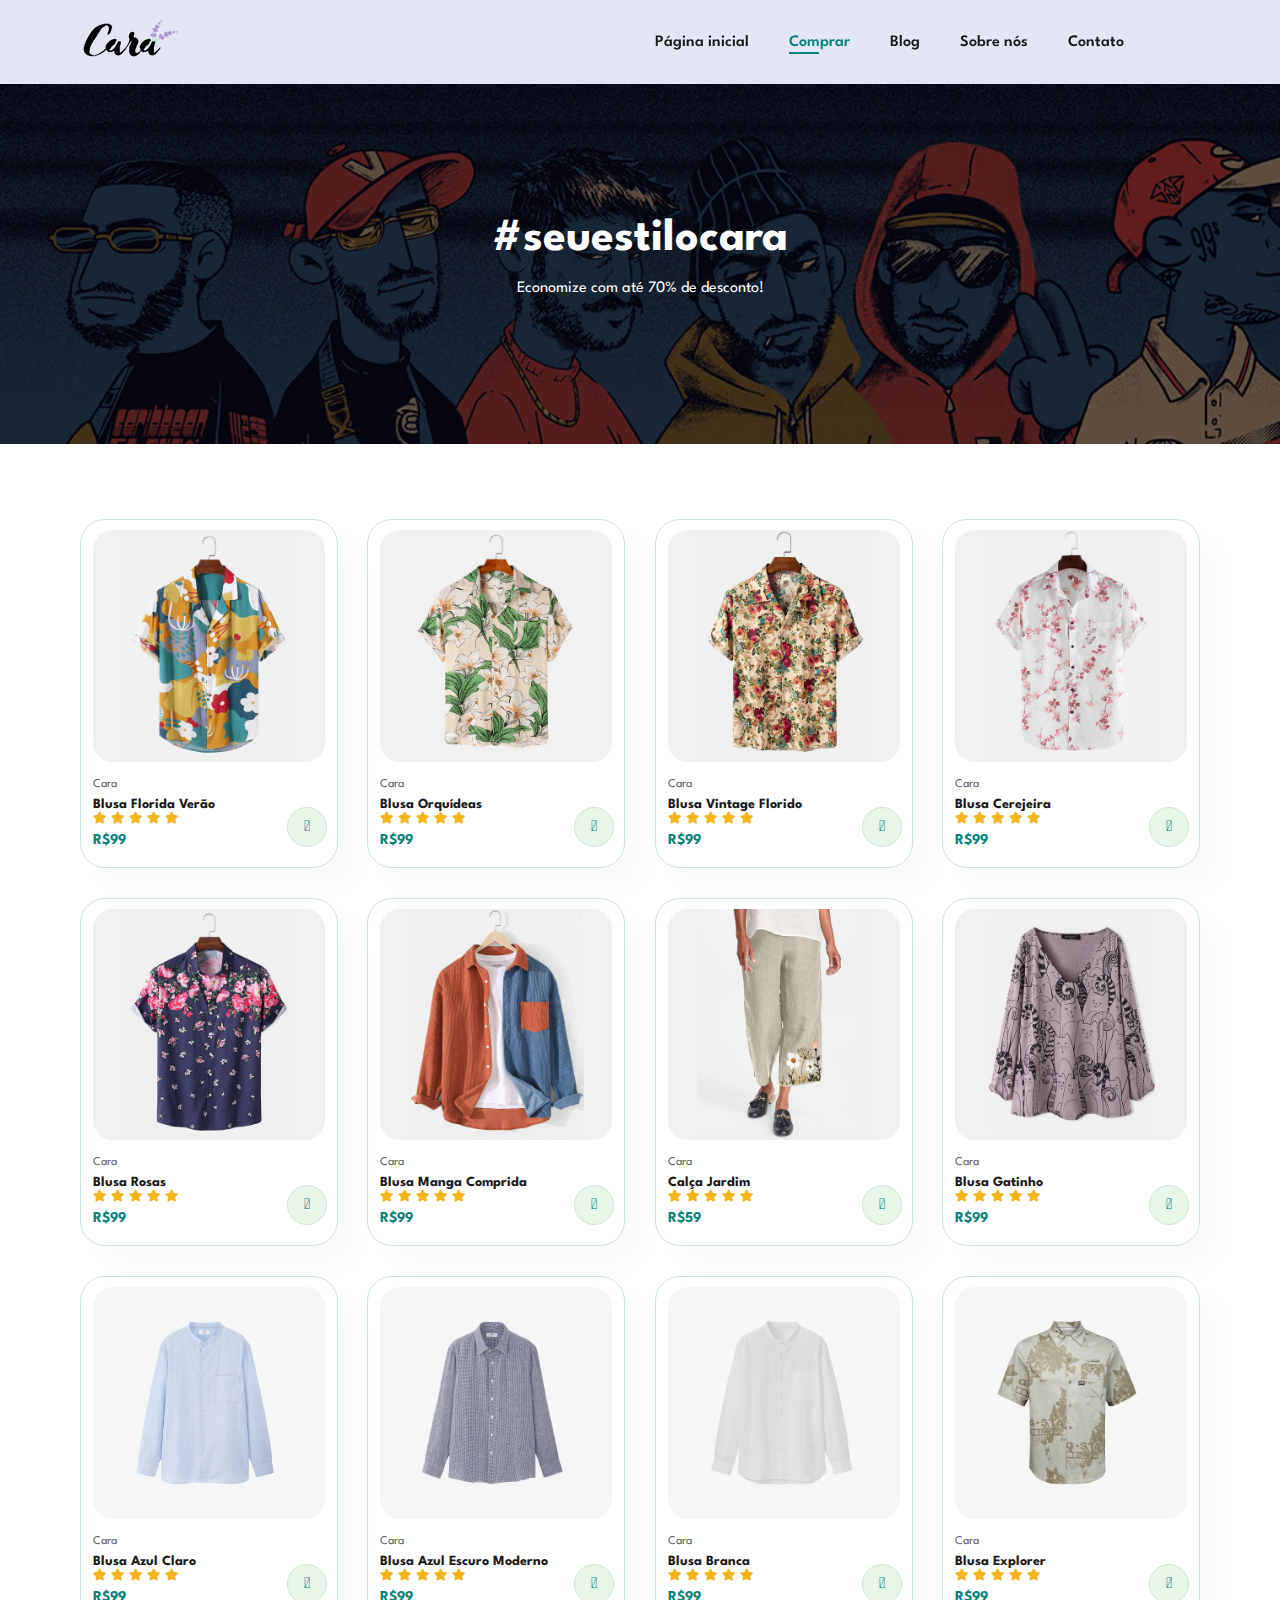
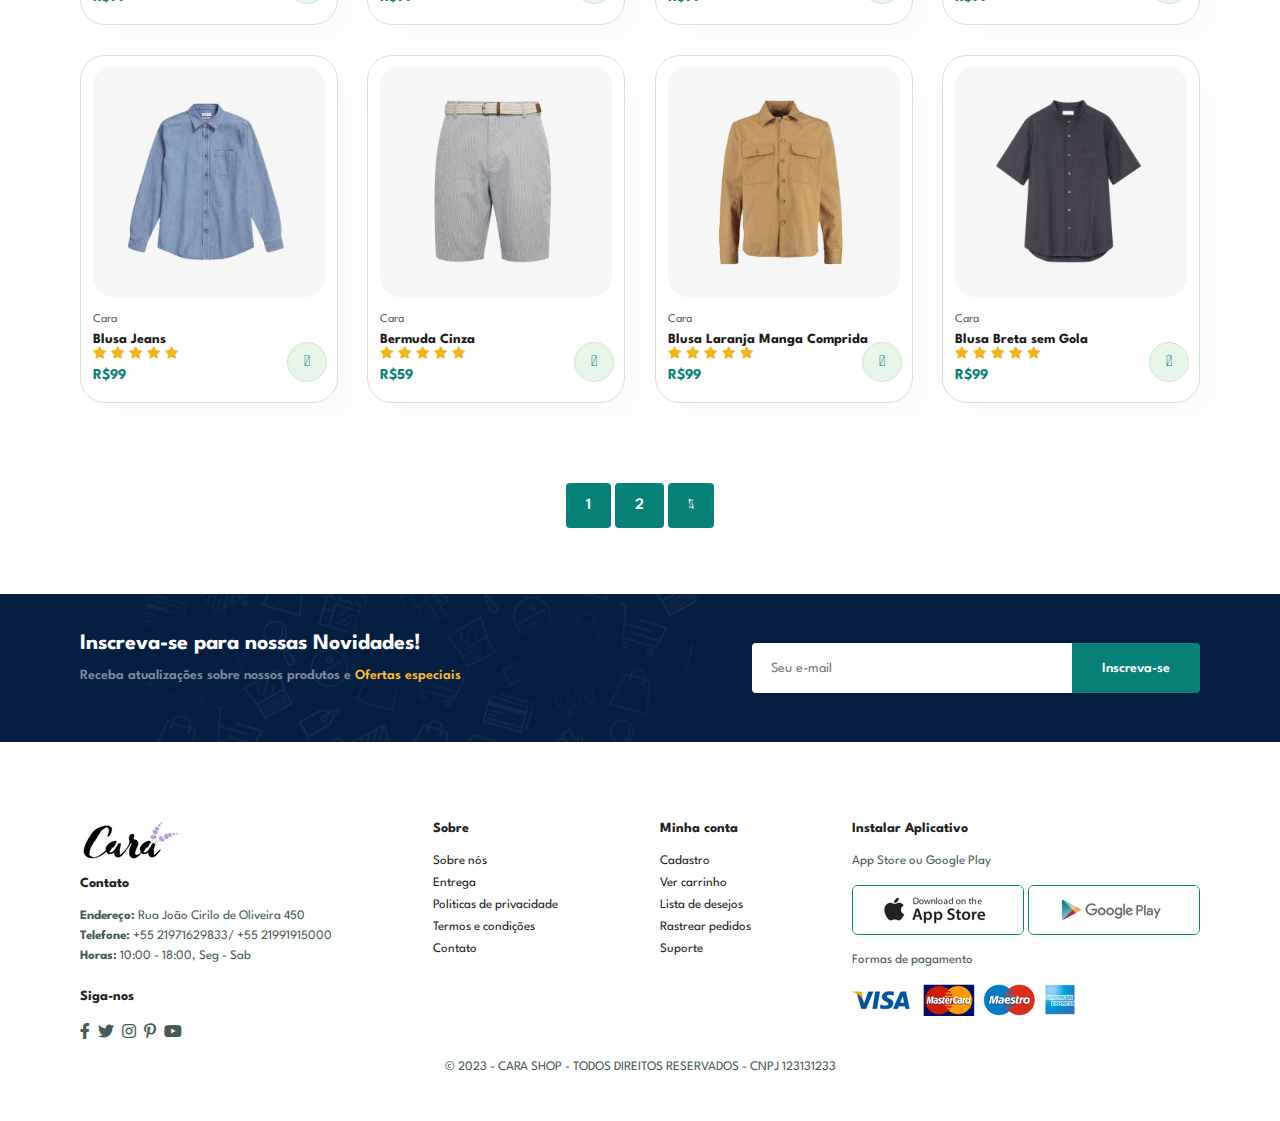
<file: Projeto Desenvolvimento web/shop.html>
<!DOCTYPE html>
<html lang="en">

    <head>
        <meta charset="UTF-8">
        <meta http-equiv="X-UA-Compatible" content="IE=edge">
        <meta name="viewport" content="width=device-width, initial-scale=1.0">
        <title>Cara Shop</title>
        <link rel="stylesheet" href="https://pro.fontawesome.com/releases/v5.10.0/css/all.css" />

        <link rel="stylesheet" href="style.css">
    </head>

    <body>
        <section id="header">
            <a href="#"><img src="img/logo.png" class="logo"></a>

            <div>
                <ul id="navbar">
                    <li><a href="index.html">Página inicial</a></li>
                    <li><a class="active" shop.html">Comprar</a></li>
                    <li><a href="blog.html">Blog</a></li>
                    <li><a href="about.html">Sobre nós</a></li>
                    <li><a href="contact.html">Contato</a></li>
                    <li id="lg-bag"><a href="cart.html"><i class="far fa-shopping-bag"></i></a></li>
                    <a href="#" id="close"><i class="far fa-times"></i></a>
                </ul>
            </div>
            <div id="mobile">
                <a href="cart.html"><i class="far fa-shopping-bag"></i></a>
                <i id="bar" class="fas fa-outdent"></i>
            </div>
        </section>

        <section id="page-header">
            <h2>#seuestilocara</h2>
            <p>Economize com até 70% de desconto!</p>
        </section>

        <section id="product1" class="section-p1">
            
            <div class="pro-container">
                <div class="pro" onclick="window.location.href='sproduct.html';">
                    <img src="img/products/f1.jpg" alt="">
                    <div class="des">
                        <span>Cara</span>
                        <h5>Blusa Florida Verão</h5>
                        <div class="star">
                            <i class="fas fa-star"></i>
                            <i class="fas fa-star"></i>
                            <i class="fas fa-star"></i>
                            <i class="fas fa-star"></i>
                            <i class="fas fa-star"></i>
                        </div>
                        <h4>R$99</h4>
                    </div>
                    <a href="#"><i class="fal fa-shopping-cart cart"></i></a>
                </div>
                <div class="pro">
                    <img src="img/products/f2.jpg" alt="">
                    <div class="des">
                        <span>Cara</span>
                        <h5>Blusa Orquídeas</h5>
                        <div class="star">
                            <i class="fas fa-star"></i>
                            <i class="fas fa-star"></i>
                            <i class="fas fa-star"></i>
                            <i class="fas fa-star"></i>
                            <i class="fas fa-star"></i>
                        </div>
                        <h4>R$99</h4>
                    </div>
                    <a href="#"><i class="fal fa-shopping-cart cart"></i></a>
                </div>
                <div class="pro">
                    <img src="img/products/f3.jpg" alt="">
                    <div class="des">
                        <span>Cara</span>
                        <h5>Blusa Vintage Florido</h5>
                        <div class="star">
                            <i class="fas fa-star"></i>
                            <i class="fas fa-star"></i>
                            <i class="fas fa-star"></i>
                            <i class="fas fa-star"></i>
                            <i class="fas fa-star"></i>
                        </div>
                        <h4>R$99</h4>
                    </div>
                    <a href="#"><i class="fal fa-shopping-cart cart"></i></a>
                </div>
                <div class="pro">
                    <img src="img/products/f4.jpg" alt="">
                    <div class="des">
                        <span>Cara</span>
                        <h5>Blusa Cerejeira</h5>
                        <div class="star">
                            <i class="fas fa-star"></i>
                            <i class="fas fa-star"></i>
                            <i class="fas fa-star"></i>
                            <i class="fas fa-star"></i>
                            <i class="fas fa-star"></i>
                        </div>
                        <h4>R$99</h4>
                    </div>
                    <a href="#"><i class="fal fa-shopping-cart cart"></i></a>
                </div>
                <div class="pro">
                    <img src="img/products/f5.jpg" alt="">
                    <div class="des">
                        <span>Cara</span>
                        <h5>Blusa Rosas</h5>
                        <div class="star">
                            <i class="fas fa-star"></i>
                            <i class="fas fa-star"></i>
                            <i class="fas fa-star"></i>
                            <i class="fas fa-star"></i>
                            <i class="fas fa-star"></i>
                        </div>
                        <h4>R$99</h4>
                    </div>
                    <a href="#"><i class="fal fa-shopping-cart cart"></i></a>
                </div>
                <div class="pro">
                    <img src="img/products/f6.jpg" alt="">
                    <div class="des">
                        <span>Cara</span>
                        <h5>Blusa Manga Comprida</h5>
                        <div class="star">
                            <i class="fas fa-star"></i>
                            <i class="fas fa-star"></i>
                            <i class="fas fa-star"></i>
                            <i class="fas fa-star"></i>
                            <i class="fas fa-star"></i>
                        </div>
                        <h4>R$99</h4>
                    </div>
                    <a href="#"><i class="fal fa-shopping-cart cart"></i></a>
                </div>
                <div class="pro">
                    <img src="img/products/f7.jpg" alt="">
                    <div class="des">
                        <span>Cara</span>
                        <h5>Calça Jardim</h5>
                        <div class="star">
                            <i class="fas fa-star"></i>
                            <i class="fas fa-star"></i>
                            <i class="fas fa-star"></i>
                            <i class="fas fa-star"></i>
                            <i class="fas fa-star"></i>
                        </div>
                        <h4>R$59</h4>
                    </div>
                    <a href="#"><i class="fal fa-shopping-cart cart"></i></a>
                </div>
                <div class="pro">
                    <img src="img/products/f8.jpg" alt="">
                    <div class="des">
                        <span>Cara</span>
                        <h5>Blusa Gatinho</h5>
                        <div class="star">
                            <i class="fas fa-star"></i>
                            <i class="fas fa-star"></i>
                            <i class="fas fa-star"></i>
                            <i class="fas fa-star"></i>
                            <i class="fas fa-star"></i>
                        </div>
                        <h4>R$99</h4>
                    </div>
                    <a href="#"><i class="fal fa-shopping-cart cart"></i></a>
                </div>
                <div class="pro">
                    <img src="img/products/n1.jpg" alt="">
                    <div class="des">
                        <span>Cara</span>
                        <h5>Blusa Azul Claro</h5>
                        <div class="star">
                            <i class="fas fa-star"></i>
                            <i class="fas fa-star"></i>
                            <i class="fas fa-star"></i>
                            <i class="fas fa-star"></i>
                            <i class="fas fa-star"></i>
                        </div>
                        <h4>R$99</h4>
                    </div>
                    <a href="#"><i class="fal fa-shopping-cart cart"></i></a>
                </div>
                <div class="pro">
                    <img src="img/products/n2.jpg" alt="">
                    <div class="des">
                        <span>Cara</span>
                        <h5>Blusa Azul Escuro Moderno</h5>
                        <div class="star">
                            <i class="fas fa-star"></i>
                            <i class="fas fa-star"></i>
                            <i class="fas fa-star"></i>
                            <i class="fas fa-star"></i>
                            <i class="fas fa-star"></i>
                        </div>
                        <h4>R$99</h4>
                    </div>
                    <a href="#"><i class="fal fa-shopping-cart cart"></i></a>
                </div>
                <div class="pro">
                    <img src="img/products/n3.jpg" alt="">
                    <div class="des">
                        <span>Cara</span>
                        <h5>Blusa Branca</h5>
                        <div class="star">
                            <i class="fas fa-star"></i>
                            <i class="fas fa-star"></i>
                            <i class="fas fa-star"></i>
                            <i class="fas fa-star"></i>
                            <i class="fas fa-star"></i>
                        </div>
                        <h4>R$99</h4>
                    </div>
                    <a href="#"><i class="fal fa-shopping-cart cart"></i></a>
                </div>
                <div class="pro">
                    <img src="img/products/n4.jpg" alt="">
                    <div class="des">
                        <span>Cara</span>
                        <h5>Blusa Explorer</h5>
                        <div class="star">
                            <i class="fas fa-star"></i>
                            <i class="fas fa-star"></i>
                            <i class="fas fa-star"></i>
                            <i class="fas fa-star"></i>
                            <i class="fas fa-star"></i>
                        </div>
                        <h4>R$99</h4>
                    </div>
                    <a href="#"><i class="fal fa-shopping-cart cart"></i></a>
                </div>
                <div class="pro">
                    <img src="img/products/n5.jpg" alt="">
                    <div class="des">
                        <span>Cara</span>
                        <h5>Blusa Jeans</h5>
                        <div class="star">
                            <i class="fas fa-star"></i>
                            <i class="fas fa-star"></i>
                            <i class="fas fa-star"></i>
                            <i class="fas fa-star"></i>
                            <i class="fas fa-star"></i>
                        </div>
                        <h4>R$99</h4>
                    </div>
                    <a href="#"><i class="fal fa-shopping-cart cart"></i></a>
                </div>
                <div class="pro">
                    <img src="img/products/n6.jpg" alt="">
                    <div class="des">
                        <span>Cara</span>
                        <h5>Bermuda Cinza</h5>
                        <div class="star">
                            <i class="fas fa-star"></i>
                            <i class="fas fa-star"></i>
                            <i class="fas fa-star"></i>
                            <i class="fas fa-star"></i>
                            <i class="fas fa-star"></i>
                        </div>
                        <h4>R$59</h4>
                    </div>
                    <a href="#"><i class="fal fa-shopping-cart cart"></i></a>
                </div>
                <div class="pro">
                    <img src="img/products/n7.jpg" alt="">
                    <div class="des">
                        <span>Cara</span>
                        <h5>Blusa Laranja Manga Comprida</h5>
                        <div class="star">
                            <i class="fas fa-star"></i>
                            <i class="fas fa-star"></i>
                            <i class="fas fa-star"></i>
                            <i class="fas fa-star"></i>
                            <i class="fas fa-star"></i>
                        </div>
                        <h4>R$99</h4>
                    </div>
                    <a href="#"><i class="fal fa-shopping-cart cart"></i></a>
                </div>
                <div class="pro">
                    <img src="img/products/n8.jpg" alt="">
                    <div class="des">
                        <span>Cara</span>
                        <h5>Blusa Breta sem Gola</h5>
                        <div class="star">
                            <i class="fas fa-star"></i>
                            <i class="fas fa-star"></i>
                            <i class="fas fa-star"></i>
                            <i class="fas fa-star"></i>
                            <i class="fas fa-star"></i>
                        </div>
                        <h4>R$99</h4>
                    </div>
                    <a href="#"><i class="fal fa-shopping-cart cart"></i></a>
                </div>
            </div>

        </section>

        <section id="pagination" class="section-p1">
            <a href="#">1</a>
            <a href="#">2</a>    
            <a href="#"><i class="fal fa-long-arrow-alt-right"></i></a>    
        </section>

        <section id="newsletter" class="section-p1 section-m1">
            <div class="newstext">
                <h4>Inscreva-se para nossas Novidades!</h4>
                <p>Receba atualizações sobre nossos produtos e<span> Ofertas especiais</span></p>
            </div>
            <div class="form">
                <input type="text" placeholder="Seu e-mail">
                <button class="normal">Inscreva-se</button>
            </div>
        </section>

        <footer class="section-p1">
            <div class="col">
                <img src="img/logo.png" alt="">
                <br>
                <h4>Contato</h4>
                <p><strong>Endereço: </strong> Rua João Cirilo de Oliveira 450</p>
                <p><strong>Telefone: </strong> +55 21971629833/ +55 21991915000 </p>
                <p><strong>Horas: </strong>10:00 - 18:00, Seg - Sab</p>
                <div class="follow">
                    <h4>Siga-nos</h4>
                    <div class="icon">
                        <i class="fab fa-facebook-f"></i>
                        <i class="fab fa-twitter"></i>
                        <i class="fab fa-instagram"></i>
                        <i class="fab fa-pinterest-p"></i>
                        <i class="fab fa-youtube"></i>
                    </div>
                </div>
            </div>

            <div class="col">
                <h4>Sobre</h4>
                <a href="#">Sobre nós</a>
                <a href="#">Entrega</a>
                <a href="#">Politicas de privacidade</a>
                <a href="#">Termos e condições</a>
                <a href="#">Contato</a>
            </div>
            <div class="col">
                <h4>Minha conta</h4>
                <a href="#">Cadastro</a>
                <a href="#">Ver carrinho</a>
                <a href="#">Lista de desejos</a>
                <a href="#">Rastrear pedidos</a>
                <a href="#">Suporte</a>
            </div>
            <div class="col install">
                <h4>Instalar Aplicativo</h4>
                <p>App Store ou Google Play</p>
                <div class="row">
                    <img src="img/pay/app.jpg" alt="">
                    <img src="img/pay/play.jpg" alt="">
                </div>
                <p>Formas de pagamento</p>
                <img src="img/pay/pay.png" alt="">
            </div>
            <div class="copyright">
                <p>© 2023 - CARA SHOP - TODOS DIREITOS RESERVADOS - CNPJ 123131233</p>
            </div>
            
        </footer>

        <script src="script.js"></script>
    </body>

</html>
</file>
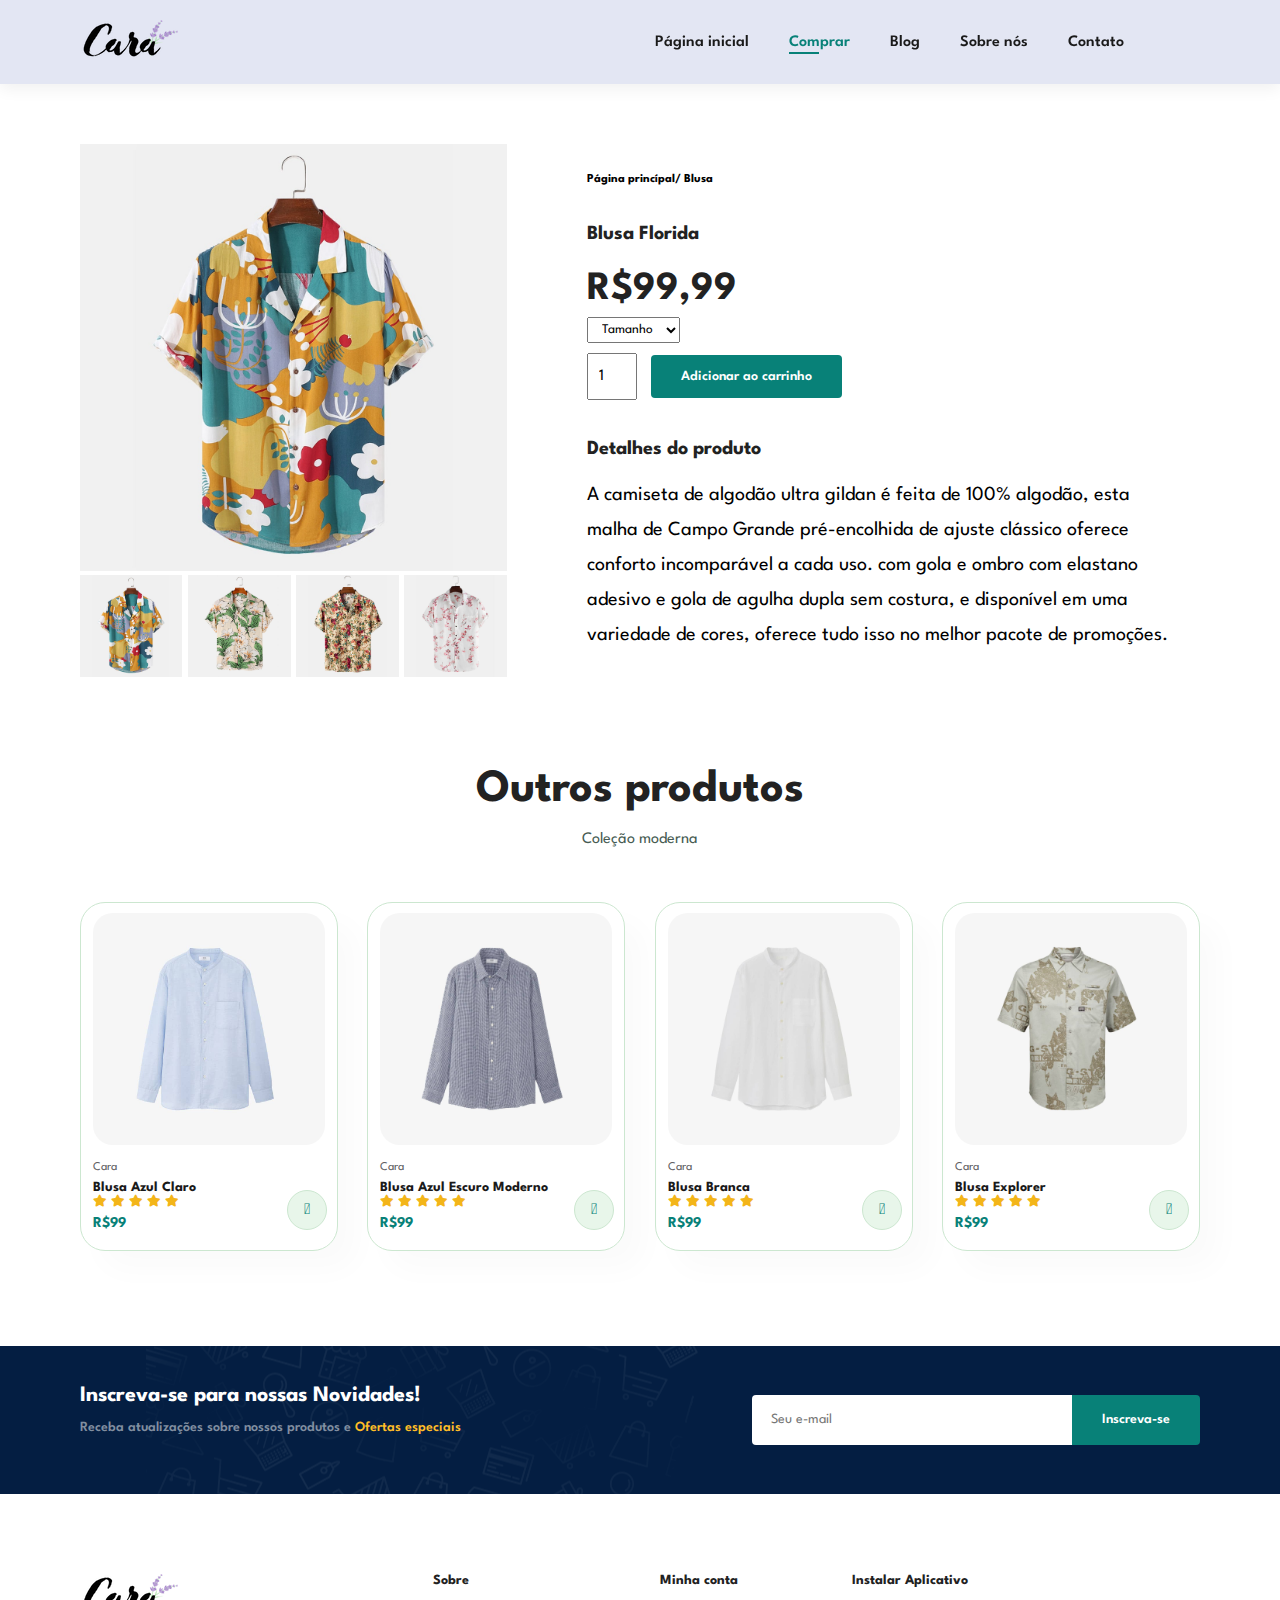
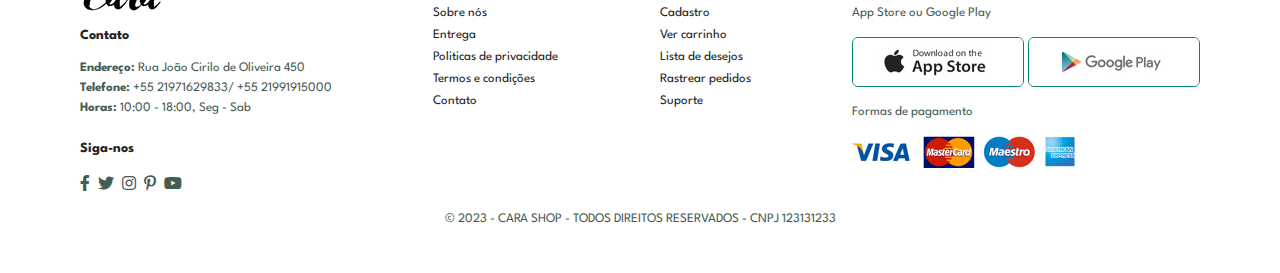
<file: Projeto Desenvolvimento web/sproduct.html>
<!DOCTYPE html>
<html lang="en">

<head>
    <meta charset="UTF-8">
    <meta http-equiv="X-UA-Compatible" content="IE=edge">
    <meta name="viewport" content="width=device-width, initial-scale=1.0">
    <title>Cara shop</title>
    <link rel="stylesheet" href="https://pro.fontawesome.com/releases/v5.10.0/css/all.css" />

    <link rel="stylesheet" href="style.css">
</head>

<body>
    <section id="header">
        <a href="#"><img src="img/logo.png" class="logo"></a>

        <div>
            <ul id="navbar">
                <li><a href="index.html">Página inicial</a></li>
                <li><a class="active" shop.html">Comprar</a></li>
                <li><a href="blog.html">Blog</a></li>
                <li><a href="about.html">Sobre nós</a></li>
                <li><a href="contact.html">Contato</a></li>
                <li id="lg-bag"><a href="cart.html"><i class="far fa-shopping-bag"></i></a></li>
                <a href="#" id="close"><i class="far fa-times"></i></a>
            </ul>
        </div>
        <div id="mobile">
            <a href="cart.html"><i class="far fa-shopping-bag"></i></a>
            <i id="bar" class="fas fa-outdent"></i>
        </div>
    </section>

    <section id="prodetails" class="section-p1">
        <div class="single-pro-image">
            <img src="img/products/f1.jpg" width="100%" id="MainImg" alt="">
            <div class="small-img-group">

                <div class="small-img-col">
                    <img src="img/products/f1.jpg" width="100%" class="small-img" alt="">
                </div>
                <div class="small-img-col">
                    <img src="img/products/f2.jpg" width="100%" class="small-img" alt="">
                </div>
                <div class="small-img-col">
                    <img src="img/products/f3.jpg" width="100%" class="small-img" alt="">
                </div>
                <div class="small-img-col">
                    <img src="img/products/f4.jpg" width="100%" class="small-img" alt="">
                </div>
            </div>
        </div>

        <div class="single-pro-details">
            <h6>Página princípal/ Blusa</h6>
            <h4>Blusa Florida</h4>
            <h2>R$99,99</h2>
            <select>
                <option>Tamanho</option>
                <option>GG</option>
                <option>GGG</option>
                <option>P</option>
                <option>L</option>
            </select>
            <input type="number" value="1">
            <button class="normal">Adicionar ao carrinho</button>
            <h4>Detalhes do produto</h4>
            <span>A camiseta de algodão ultra gildan é feita de 100%
                algodão, esta malha de Campo Grande pré-encolhida de ajuste clássico oferece conforto incomparável a cada uso.
                com gola e ombro com elastano adesivo e gola de agulha dupla sem costura, e disponível em uma variedade de
                cores, oferece tudo isso no melhor pacote de promoções.
            </span>
        </div>
    </section>

    <section id="product1" class="section-p1">
        <h2>Outros produtos</h2>
        <p>Coleção moderna</p>
        <div class="pro-container">
            <div class="pro">
                <img src="img/products/n1.jpg" alt="">
                <div class="des">
                    <span>Cara</span>
                    <h5>Blusa Azul Claro</h5>
                    <div class="star">
                        <i class="fas fa-star"></i>
                        <i class="fas fa-star"></i>
                        <i class="fas fa-star"></i>
                        <i class="fas fa-star"></i>
                        <i class="fas fa-star"></i>
                    </div>
                    <h4>R$99</h4>
                </div>
                <a href="#"><i class="fal fa-shopping-cart cart"></i></a>
            </div>
            <div class="pro">
                <img src="img/products/n2.jpg" alt="">
                <div class="des">
                    <span>Cara</span>
                    <h5>Blusa Azul Escuro Moderno</h5>
                    <div class="star">
                        <i class="fas fa-star"></i>
                        <i class="fas fa-star"></i>
                        <i class="fas fa-star"></i>
                        <i class="fas fa-star"></i>
                        <i class="fas fa-star"></i>
                    </div>
                    <h4>R$99</h4>
                </div>
                <a href="#"><i class="fal fa-shopping-cart cart"></i></a>
            </div>
            <div class="pro">
                <img src="img/products/n3.jpg" alt="">
                <div class="des">
                    <span>Cara</span>
                    <h5>Blusa Branca</h5>
                    <div class="star">
                        <i class="fas fa-star"></i>
                        <i class="fas fa-star"></i>
                        <i class="fas fa-star"></i>
                        <i class="fas fa-star"></i>
                        <i class="fas fa-star"></i>
                    </div>
                    <h4>R$99</h4>
                </div>
                <a href="#"><i class="fal fa-shopping-cart cart"></i></a>
            </div>
            <div class="pro">
                <img src="img/products/n4.jpg" alt="">
                <div class="des">
                    <span>Cara</span>
                    <h5>Blusa Explorer</h5>
                    <div class="star">
                        <i class="fas fa-star"></i>
                        <i class="fas fa-star"></i>
                        <i class="fas fa-star"></i>
                        <i class="fas fa-star"></i>
                        <i class="fas fa-star"></i>
                    </div>
                    <h4>R$99</h4>
                </div>
                <a href="#"><i class="fal fa-shopping-cart cart"></i></a>
            </div>
        </div>
    </section>

    <section id="newsletter" class="section-p1 section-m1">
        <div class="newstext">
            <h4>Inscreva-se para nossas Novidades!</h4>
            <p>Receba atualizações sobre nossos produtos e<span> Ofertas especiais</span></p>
        </div>
        <div class="form">
            <input type="text" placeholder="Seu e-mail">
            <button class="normal">Inscreva-se</button>
        </div>
    </section>

    <footer class="section-p1">
        <div class="col">
            <img src="img/logo.png" alt="">
            <br>
            <h4>Contato</h4>
            <p><strong>Endereço: </strong> Rua João Cirilo de Oliveira 450</p>
            <p><strong>Telefone: </strong> +55 21971629833/ +55 21991915000 </p>
            <p><strong>Horas: </strong>10:00 - 18:00, Seg - Sab</p>
            <div class="follow">
                <h4>Siga-nos</h4>
                <div class="icon">
                    <i class="fab fa-facebook-f"></i>
                    <i class="fab fa-twitter"></i>
                    <i class="fab fa-instagram"></i>
                    <i class="fab fa-pinterest-p"></i>
                    <i class="fab fa-youtube"></i>
                </div>
            </div>
        </div>

        <div class="col">
            <h4>Sobre</h4>
            <a href="#">Sobre nós</a>
            <a href="#">Entrega</a>
            <a href="#">Politicas de privacidade</a>
            <a href="#">Termos e condições</a>
            <a href="#">Contato</a>
        </div>
        <div class="col">
            <h4>Minha conta</h4>
            <a href="#">Cadastro</a>
            <a href="#">Ver carrinho</a>
            <a href="#">Lista de desejos</a>
            <a href="#">Rastrear pedidos</a>
            <a href="#">Suporte</a>
        </div>
        <div class="col install">
            <h4>Instalar Aplicativo</h4>
            <p>App Store ou Google Play</p>
            <div class="row">
                <img src="img/pay/app.jpg" alt="">
                <img src="img/pay/play.jpg" alt="">
            </div>
            <p>Formas de pagamento</p>
            <img src="img/pay/pay.png" alt="">
        </div>
        <div class="copyright">
            <p>© 2023 - CARA SHOP - TODOS DIREITOS RESERVADOS - CNPJ 123131233</p>
        </div>

    </footer>

    <script>
        var MainImg = document.getElementById("MainImg");
        var smallimg = document.getElementsByClassName("small-img");

        smallimg[0].onclick = function () {
            MainImg.src = smallimg[0].src;
        }
        smallimg[1].onclick = function () {
            MainImg.src = smallimg[1].src;
        }
        smallimg[2].onclick = function () {
            MainImg.src = smallimg[2].src;
        }
        smallimg[3].onclick = function () {
            MainImg.src = smallimg[3].src;
        }
    </script>

    <script src="script.js"></script>
</body>

</html>
</file>
<file: Projeto Desenvolvimento web/style.css>
@import url("https://fonts.googleapis.com/css2?family=Spartan:wght@100;200;300;400;500;600;700;800;900&display=swap");
* {
  margin: 0;
  padding: 0;
  box-sizing: border-box;
  font-family: "Spartan", sans-serif;
}

html {
  scroll-behavior: smooth;
}

/* Global Styles */

h1 {
  font-size: 50px;
  line-height: 64px;
  color: #222;
}

h2 {
  font-size: 46px;
  line-height: 54px;
  color: #222;
}

h4 {
  font-size: 20px;
  color: #222;
}

h6 {
  font-weight: 700;
  font-size: 12px;
}

p {
  font-size: 16px;
  color: #465b52;
  margin: 15px 0 20px 0;
}

.section-p1 {
  padding: 40px 80px;
}

.section-m1 {
  margin: 40px 0px;
}

button.normal {
  font-size: 14px;
  font-weight: 600;
  padding: 15px 30px;
  color: #000;
  background-color: #fff;
  border-radius: 4px;
  cursor: pointer;
  border: none;
  outline: none;
  transition: 0.2s;
}

button.white {
  font-size: 13px;
  font-weight: 600;
  padding: 11px 18px;
  color: #fff;
  background-color: transparent;
  cursor: pointer;
  border: 1px solid #fff;
  outline: none;
  transition: 0.2s;
}

body {
  width: 100%;
}


/* Header Start */

#header {
  display: flex;
  align-items: center;
  justify-content: space-between;
  padding: 20px 80px;
  background-color: #e3e6f3;
  box-shadow: 0 5px 15px rgba(0, 0, 0, 0.06);
  z-index: 999;
  position: sticky;
  top: 0;
  left: 0;
}

#navbar{
  display: flex;
  align-items: center;
  justify-content: center;
  
}

#navbar li{
  list-style: none;
  padding: 0 20px;
  position: relative;
}

#navbar li a{
  text-decoration: none;
  font-size: 16px;
  font-weight: 600;
  color: #1a1a1a;  
  transition: 0.3s ease;
}

#navbar li a:hover,
#navbar li a.active{
  color: #088178;
}

#navbar li a.active::after,
  #navbar li a:hover::after{
  content: "";
  width: 30%;
  height: 2px;
  background: #088178;
  position: absolute;
  bottom: -4px;
  left: 20px;
}

#mobile{
  display: none;
  align-items: center;
}

#close{
  display:none;
}

/* Página principal */

#hero{
    background-image: url("img/hero4.png");
    height: 90vh;
    width: 100%;
    background-size: cover;
    background-position: top 25% right 0%;
    padding: 0 80px ;
    display: flex;
    flex-direction: column;
    align-items: flex-start;
    justify-content: center;

}

#hero h4{
  padding-bottom: 15px;
}

#hero h1{
  color: #088178;
}

#hero button{
  background-image: url("img/button.png");
  background-color: transparent;
  color: #088178;
  border: 0;
  padding: 14px 80px 14px 65px;
  background-repeat: no-repeat;
  cursor: pointer;
  font-weight: 700;
  font-size: 15px;
}

#feature{
  display: flex;
  align-items: center;
  justify-content: space-between;
  flex-wrap: wrap;
}

#feature .fe-box{
  width: 180px;
  text-align: center;
  padding: 25px 15px;
  box-shadow: 20px 20px 34px rgb(0, 0, 0, 0.03);
  border: 1px solid #cce7d0;
  border-radius: 4px;
  margin: 15px 0;
}

#feature .fe-box:hover{
  box-shadow: 10px 10px 54px rgba(70, 62, 221, 0.25);
}
#feature .fe-box img{
  width: 100%;
  margin-bottom: 10px;

}

#feature .fe-box h6{
  display: inline-block;
  padding: 9px 8px 6px 8px;
  line-height: 1;
  border-radius: 4px;
  color: #088178;
  background-color: #fddde4;
}

#feature .fe-box:nth-child(2) h6{
  background-color: #ccebbc;
}

#feature .fe-box:nth-child(3) h6{
  background-color: #d1e8f2;
}

#feature .fe-box:nth-child(4) h6{
  background-color: #cdd4f8;
}

#feature .fe-box:nth-child(5) h6{
  background-color: #f6dbf6;
}

#feature .fe-box:nth-child(6) h6{
  background-color: #fff2e5;
}

#product1 {
  text-align: center;
}

#product1 .pro-container{
  display: flex;
  justify-content: space-between;
  padding-top: 20px;
  flex-wrap: wrap;
}

#product1 .pro {
  width: 23%;
  min-width: 250px;
  padding: 10px 12px;
  border: 1px solid #cce7d0;
  border-radius: 25px;
  cursor: pointer;
  box-shadow: 20px 20px 30px rgba(0, 0, 0, 0.02);
  margin: 15px 0;
  transition: 0.2s ease;
  position: relative;
}

#product1 .pro:hover{
  box-shadow: 20px 20px 30px rgba(0, 0, 0, 0.2);
}

#product1 .pro img {
  width: 100%;
  border-radius: 20px;
}

#product1 .pro .des{
  text-align: start;
  padding: 10px 0;
}

#product1 .pro .des span {
  color: #606063;
  font-size: 12px;
}

#product1 .pro .des h5 {
  padding-top: 7px;
  color: #1a1a1a;
  font-size: 14px;
}

#product1 .pro .des i{
  font-size: 12px;
  color: rgb(243, 181, 25);
}

#product1 .pro .des h4{
  padding-top: 7px;
  font-size: 15px;
  font-weight: 700;
  color: #088178;

}

#product1 .pro .cart{
  width: 40px;
  height: 40px;
  line-height: 40px;
  border-radius: 50px;
  background-color: #e8f6ea;
  font-weight: 500;
  color:#088178;
  border: 1px solid #cce7d0;
  position: absolute;
  bottom: 20px;
  right: 10px;
}

#banner{
  display: flex;
  flex-direction: column;
  justify-content: center;
  align-items: center;
  text-align: center;
  background-image: url("img/banner/b2.jpg");
  width: 100%;
  height: 40vh;
  background-size: cover;
  background-position: center;
}

#banner h4{
  color: #fff;
  font-size: 16px;
}

#banner h2{
  color: #fff;
  font-size: 30px;
  padding: 10px 0px;
}

#banner h2 span{
  color: #ef3636;
}

#banner button:hover{
  background: #088178;
  color: #fff;
}

#sm-banner{
  display: flex;
  justify-content: space-between;
  flex-wrap: wrap;
}

#sm-banner .banner-box{
  display: flex;
  flex-direction: column;
  justify-content: center;
  align-items: flex-start;
  background-image: url(img/banner/b17.jpg);
  min-width: 48%;
  height: 50vh;
  background-size: cover;
  background-position: center;
  padding: 30px;
}

#sm-banner .banner-box2{
  background-image: url(img/banner/b10.jpg);
}

#sm-banner h4{
  color: #fff;
  font-size: 20px; 
  font-weight: 300;
}

#sm-banner h2{
  color: #fff;
  font-size: 20px; 
  font-weight: 800;
}

#sm-banner span{
  color: #fff;
  font-size: 14px; 
  font-weight: 500;
  padding-bottom: 15px;
}

#sm-banner .banner-box:hover button{
  background: #088178;
  border: 1px solid #088178;
}

#banner3{
  display: flex;
  justify-content: space-between;
  flex-wrap: wrap;
  padding: 0 80px;
}

#banner3 .banner-box{
  display: flex;
  flex-direction: column;
  justify-content: center;
  align-items: flex-start;
  background-image: url(img/banner/b7.jpg);
  min-width: 30%;
  height: 30vh;
  background-size: cover;
  background-position: center;
  padding: 20px;
  margin-bottom: 20px
}

#banner3 .banner-box2{
  background-image: url(img/banner/b4.jpg);
}

#banner3 .banner-box3{
  background-image: url(img/banner/b18.jpg);
}

#banner3 h2{
  color: #fff;
  font-weight: 900;
  font-size: 22px;
}

#banner3 h3{
  color: #ec544e;
  font-weight: 800;
  font-size: 15px;
}

#newsletter{
  display: flex;
  justify-content: space-between;
  flex-wrap: wrap;
  align-items: center;
  background-image: url("img/banner/b14.png");
  background-repeat: no-repeat;
  background-position: 20% 30%;
  background-color: #041e42;
}

#newsletter h4{
  font-size: 22px;
  font-weight: 700;
  color: #fff;

}

#newsletter p{
  font-size: 14px;
  font-weight: 600;
  color: #818ea0;
}

#newsletter p span{ 
  color: #ffbd27;
}

#newsletter .form{
  display: flex;
  width: 40%;
}

#newsletter input {
  height: 3.125rem;
  padding: 0 1.25em;
  font-size: 14px;
  width: 100%;
  border: 1px solid transparent;
  border-radius: 4px;
  outline: none;
  border-top-right-radius: 0;
  border-bottom-right-radius: 0;
}

#newsletter button {
  background-color:#088178;
  color: #fff;
  white-space: nowrap;
  border-top-left-radius: 0;
  border-bottom-left-radius: 0;
}

footer{
  display: flex;
  flex-wrap: wrap;
  justify-content: space-between;
}

footer .col {
  display: flex;
  flex-direction: column;
  align-items: flex-start;
  margin-bottom: 20px;
}

footer .logo {
  margin-bottom: 30px;
}

footer h4 {
  font-size: 14px;
  padding-bottom: 20px;
}

footer p {
  font-size: 13px;
  margin: 0 0 8px 0;
}

footer a {
  font-size: 13px;
  text-decoration: none;
  color: #222;
  margin-bottom: 10px;

}

footer .follow{
  margin-top: 20px;
}

footer .follow i{
  color: #465b52;
  padding-right: 4px;
  cursor: pointer;
}

footer .install .row img{
  border: 1px solid #088178;
  border-radius: 6px;
}

footer .install img{
  margin: 10px 0 15px 0;
}

footer .follow i:hover,
footer a:hover{
  color: #088178;
}

footer .copyright{
  width: 100%;
  text-align: center;
}

/* Página de compras */
#page-header {
  background-image: url("img/banner/b1.jpg");
  width: 100%;
  height: 40vh;
  background-size: cover;
  display: flex;
  justify-content: center;
  text-align: center;
  flex-direction: column;
  padding: 14px;
}

#page-header h2,
#page-header p{
  color: #fff
}
#pagination{
  text-align: center;

}

#pagination a{
  text-decoration: none;
  background-color: #088178;
  padding: 15px 20px;
  border-radius:4px;
  color: #fff;
  font-weight: 600;
}

#pagination a i{
  font-size: 16;
  font-weight: 600;
}

/*produtos unitários*/
#prodetails{
  display: flex;
  margin-top: 20px;

}
#prodetails .single-pro-image{
  width: 40%;
  margin-right: 50px;
}

.small-img-group{
  display: flex;
  justify-content: space-between;
}

.small-img-col{
  flex-basis: 24%;
  cursor: pointer;
}

#prodetails .single-pro-details{
  width: 60%;
  padding: 30px;
}

#prodetails .single-pro-details h4{
  padding: 40px 0 20px 0;
}

#prodetails .single-pro-details h2{
  font-size: 40px;
}

#prodetails .single-pro-details select{
  display: block;
  padding: 5px 10px;
  margin-bottom: 10px;
}

#prodetails .single-pro-details input{
  width: 50px;
  height: 47px;
  padding-left: 10px;
  font-size: 16px;
  margin-right: 10px;
}

#prodetails .single-pro-details input:focus{
  outline: none;
}

#prodetails .single-pro-details button{
  background-color: #088178;
  color: #fff;
}

#prodetails .single-pro-details span{
  line-height: 35px;
  font-size: 20px;
}

/* blog */

#page-header.blog-header{
  background-image: url("img/banner/b19.jpg");
}
#blog{
  padding: 150px 150px 0 150px;
}
#blog .blog-box{
  display: flex;
  align-items: center;
  width: 100%;
  position: relative;
  padding-bottom: 90px;
}
#blog .blog-img{
  width: 30%;
  margin-right: 40px;
}
#blog img{
  width: 100%;
  height: 300px;
  object-fit: cover;
}

#blog .blog-details{
  width: 50%;
}

#blog .blog-details a{
  text-decoration: none;
  font-size: 11px;
  color: #000;
  font-weight: 700;
  position: relative;
  transition: 0.3s;
}

#blog .blog-details a::after{
  content: "";
  width: 50px;
  height: 1px;
  background-color: #000;
  position: absolute;
  top: 4px;
  right: -60px;
}

#blog .blog-details a:hover{
  color: #088178;

}

#blog .blog-details a:hover::after{
  background-color: #088178;
}

#blog .blog-box h1{
  position: absolute;
  top: -40px;
  left: 0;
  font-size: 70px;
  font-weight: 700;
  color: #c9cbce;
  z-index: -9;
}
 /* sobre nos */

 #page-header.about-header{
    background-image: url("img/about/banner.png");
 }

 #about-head{
  display: flex;
  align-items: center;
 }

 #about-head img{
    width: 50%;
    height: auto;
 }

 #about-head div {
  padding-left: 40px;
 }

 #about-app {
  text-align: center;
 }

 #about-app .video{
  width: 70%;
  height: 100%;
  margin: 30px auto 0 auto;
 }

 #about-app .video video{
  width: 100%;
  height: 100%;
  border-radius: 20px;
 }

 /* contact page */

 #contact-details{
  display: flex;
  align-items: center;
  justify-content: space-between;
 }

 #contact-details .details{
  width: 40%;
 }

 #contact-details .details span,
 #form-details form span {
  font-size: 15px;
 }

 #contact-details .details h2,
 #form-details form h2 {
  font-size: 26px;
  line-height: 35px;
  padding: 20px 0;
 }
 #contact-details .details h3 {
  font-size: 16px;
  padding-bottom: 15px;
 }

 #contact-details .details li{
  list-style: none;
  display: flex;
  padding: 10px 0;
 }

 #contact-details .details li i{
  font-size: 14px;
  padding-right: 22px;
 }

 #contact-details .details li p{
  margin: 0;
  font-size: 14px;
 }

 #contact-details .map{
  width: 55%;
  height: 400px;
 }

 #contact-details .map iframe{
  width: 100%;
  height: 100%;
 }

 #form-details {
  display: flex;
  justify-content: space-between;
  margin: 30px;
  padding: 80px;
  border: 1px solid #e1e1e1;

 }

#form-details form{
  width: 65%;
  display: flex;
  flex-direction: column;
  align-items: flex-start;
}

#form-details form input,
#form-details form textarea{
  width: 100%;
  padding: 12px 15px;
  outline: none;
  margin-bottom: 20px;
  border: 1px solid #e1e1e1;
}

#form-details form button{
  background-color: #088178;
  color: #fff;
}

#form-details .people div{
  padding-bottom: 25px;
  display: flex;
  align-items: flex-start;
}

#form-details .people div img{
  width: 65px;
  height: 65px;
  object-fit: cover;
  margin-right: 15px;
}

#form-details .people div p{
  margin: 0;
  font-size: 13px;
  line-height: 25px;
}

#form-details .people div p span{
  display: block;
  font-size: 16px;
  font-weight: 600;
  color: #000;
}

/* pagina do carrinho */
#cart {
  overflow-x: auto;
}
#cart table{
  width: 100%;
  border-collapse: collapse;
  table-layout: fixed;
  white-space: nowrap;
}

#cart table img{
  width: 70px;
}

#cart table td:nth-child(1){
  width: 100px;
  text-align: center;
}

#cart table td:nth-child(2){
  width: 150px;
  text-align: center;
}

#cart table td:nth-child(3){
  width: 250px;
  text-align: center;
}
#cart table td:nth-child(4),
#cart table td:nth-child(5),
#cart table td:nth-child(6) {
  width: 150px;
  text-align: center;
}

#cart table td:nth-child(5) input{
  width: 70px;
  padding: 10px 5px 10px 15px;
}

#cart table thead{
  border: 1px solid #e2e9e1;
  border-left: none;
  border-right: none;
}
#cart table thead td{
  font-weight: 700;
  text-transform: uppercase;
  font-size: 13px;
  padding: 18px 0;
}

#cart table tbody tr td{
  padding-top: 15px ;
}

#cart table tbody td {
  font-size: 13px;
}

#cart-add{
  display: flex;
  flex-wrap: wrap;
  justify-content: space-between;
}

#cart-add #coupon {
  width: 50%;
  margin-bottom: 30px;
}

#coupon {
  width: 50%;
  margin-bottom: 15px;
}

#coupon h3,
#subtotal h3{
  padding-bottom: 15px;
}

#coupon input{
  padding: 10px 20px;
  outline: none;
  width: 60%;
  margin-right: 10px;
  border: 1px solid #e2e9e1;
}

#coupon button,
#subtotal button{
  background-color: #088178;
  color: #fff;
  padding: 12px 20px ;
}

#subtotal{
  width: 50%;
  margin-bottom: 30px;
  border: 1px solid #e2e9e1;
  padding: 30px;
}

#subtotal table{
  border-collapse: collapse;
  width: 100%;
  margin-bottom: 20px;

}

#subtotal table td{
  width: 50%;
  border: 1px solid #e2e9e1;
  padding: 10px;
  font: 13px;
}


/* queries */
@media (max-width:799px){
    .section-p1{
      padding:40px 40px;
    }
    #navbar {
      display: flex;
      flex-direction: column;
      align-items: flex-start;
      justify-content: flex-start;
      position: fixed;
      top: 0;
      right: -300px;
      height: 100vh;
      width: 300px;
      background-color: #E3E6F3;
      box-shadow: 0 40px 60px rgba(0,0,0, 0.1);
      padding: 80px 0 0 10px;
      transition: 0.3s;
    }

    #navbar.active{
      right: 0px
    }

    #navbar li{
      margin-bottom: 25px;
    }

    #mobile{
      display: flex;
      align-items: center;
    }

    #mobile i{
      color: #1a1a1a;
      font-size: 24px;
      padding-left:20px;  
    }

    #close{
      display: initial;
      position: absolute;
      top:30px;
      left: 30px;
      color: #222;
      font-size: 24px;
    }

    #lg-bag{
      display: none;
    }

    #hero{
      height: 70vh;
      padding: 0 80px;
      background-position: top 30% right 30%;
    }
    #feature{
      justify-content: center;
    }
    #feature .fe-box{
      margin: 15px 15px;
    }

    #product1 .pro-container{
      justify-content: center;
    }
    #product1 .pro{
      margin: 15px;
    }
    #banner {
      height: 25vh;
    }
    #sm-banner .banner-box{
      min-width: 100%;
      height: 30vh; 
    }
    #banner3 {
      padding: 0 40px;
    }
    #banner3 .banner-box{
      width: 28%;
    }
    #newsletter .form{
      width: 70%;
    }

    /* contato */
    #form-details {
      padding: 40px;
    }
    #form-details form{
      width: 50%;
    }
}

@media (max-width: 477px) {
  .section-p1{
    padding: 20px;
  }
  #header {
    padding: 10px 30px;
  }
  h1{
    font-size: 38px;
  }
  h2 {
    font-size: 32px;
  }
  #hero{
    padding: 0 20px;
    background-position: 55%;
  }
  #feature {
    justify-content: space-between;
  }
  #feature .fe-box{
    width: 155px;
    margin: 0 0 15px 0;
  }
  #product1 .pro{
    width: 100%;
  }
  #banner{
    height: 40vh;
  }
  #sm-banner .banner-box{
    height: 40vh;
  }
  #sm-banner .banner-box2{
    margin-top: 20px;
  }
  #banner3 {
    padding: 0 20px;
  }
  #banner3 .banner-box {
    width: 100%;
  }
  #newsletter {
    padding: 40px 20px;
  }
  #newsletter .form{
    width: 100%;
  }
  
  /* Produto unico */
  #prodetails {
    display: flex;
    flex-direction:column;
  }
  #prodetails .single-pro-image{
    width: 100%;
    margin-right: 0px;
  }

  #prodetails .single-pro-details {
    width: 100%
  }

  /* blog page */

  #blog {
    padding: 100px 20px 0 20px ;
  }

  #blog .blog-box {
    display: flex;
    flex-direction: column ;
    align-items: flex-start;
  }
  #blog .blog-img{
    width: 100%;
    margin-right: 0px;
    margin-bottom: 30px ;
  }

  #blog .blog-details {
    width: 100%;
  }

  /* About */

  #about-head {
    flex-direction: column;
  }
  #about-head img {
    width: 100%;
    margin-bottom: 20px;
  }
  #about-head div {
    padding: 0px;
  }
  #about-app .video {
    width: 100%;
    height: 100%;
    margin: 30px auto 0 auto;
  }
  #contact-details {
    flex-direction: column;
  }
  #contact-details .details{
    width: 100%;
    margin-bottom: 30px;
  }
  #contact-details .map{
    width: 100%;
  }
  #form-details {
    margin: 10px;
    padding: 30px 10px;
    flex-wrap: wrap;
  }
  #form-details form {
    width: 100%;
    margin-bottom: 30px;
  }

  /* pagina do carrinho */
 #cart-add {
  flex-direction: column;
 } 

 #coupon {
  width: 100%;
 }
 #subtotal {
  width: 100%;
  padding: 30px;
 }
}
</file>
